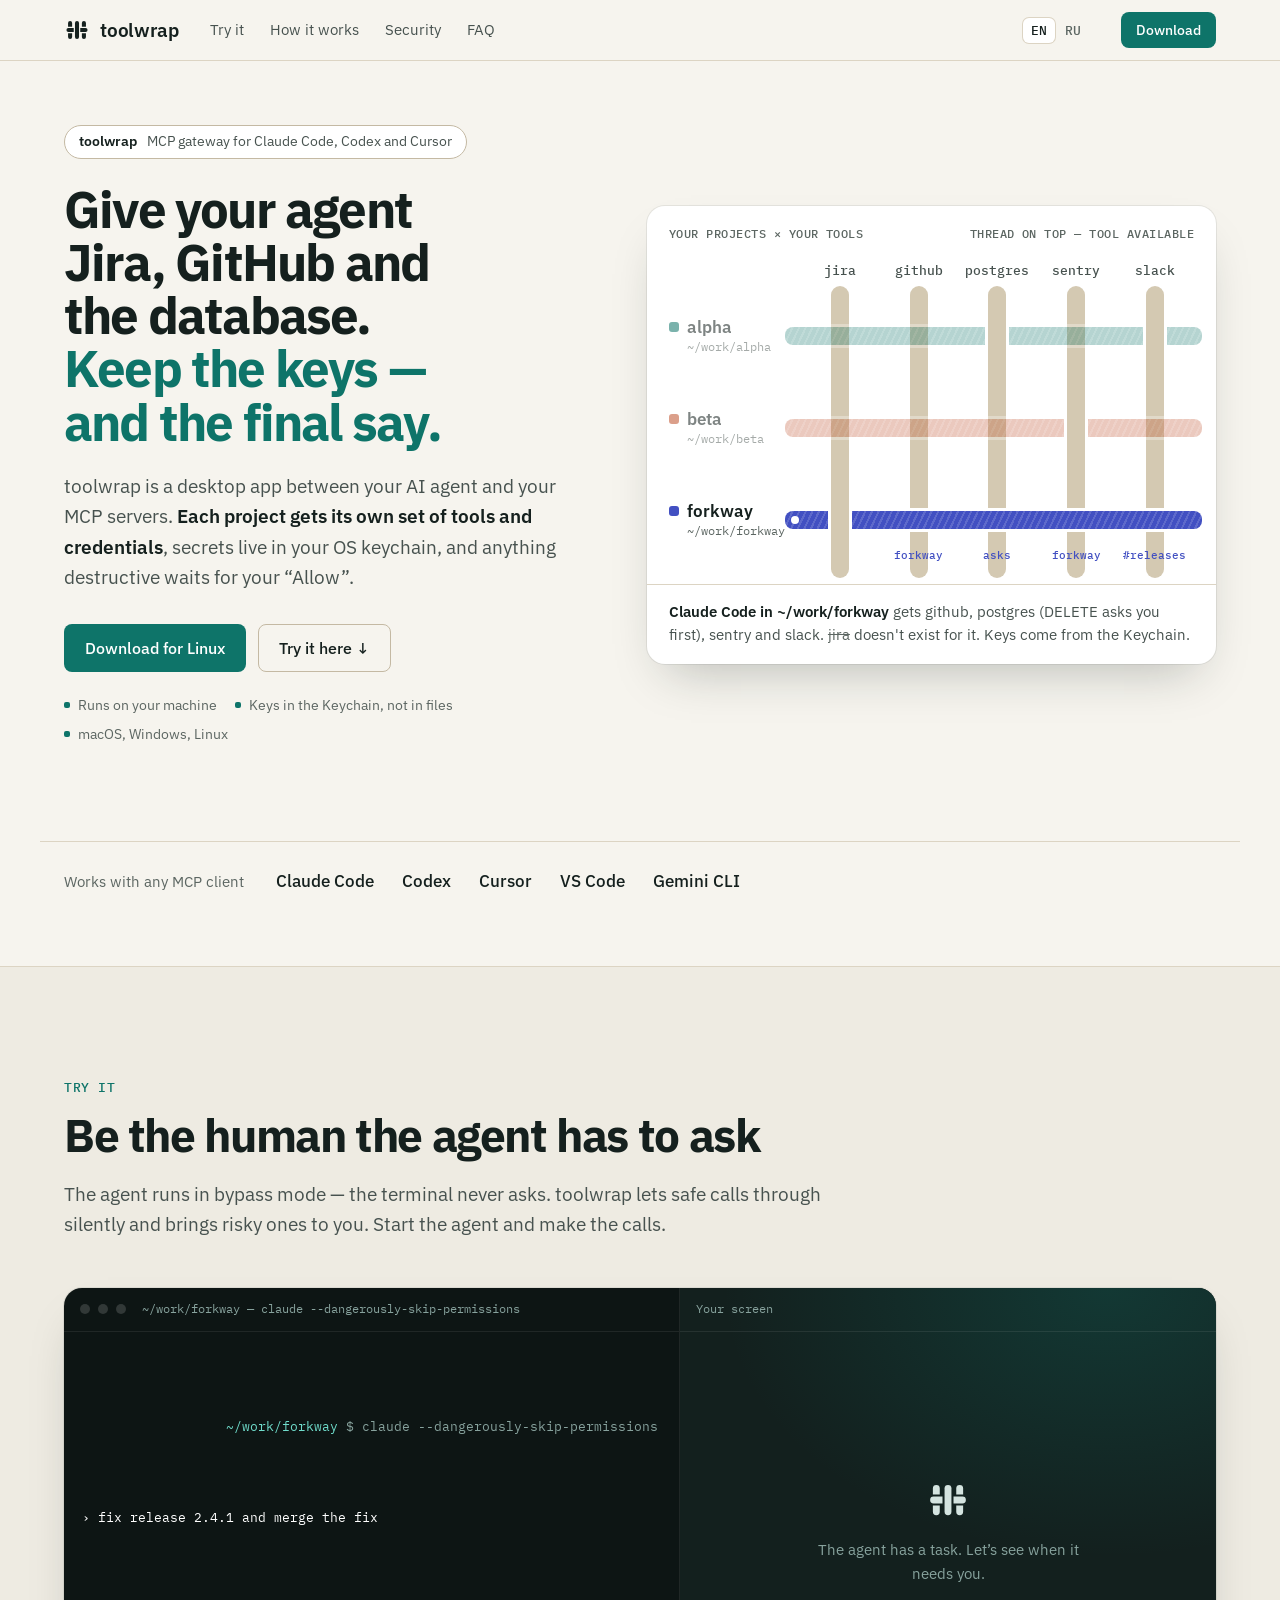
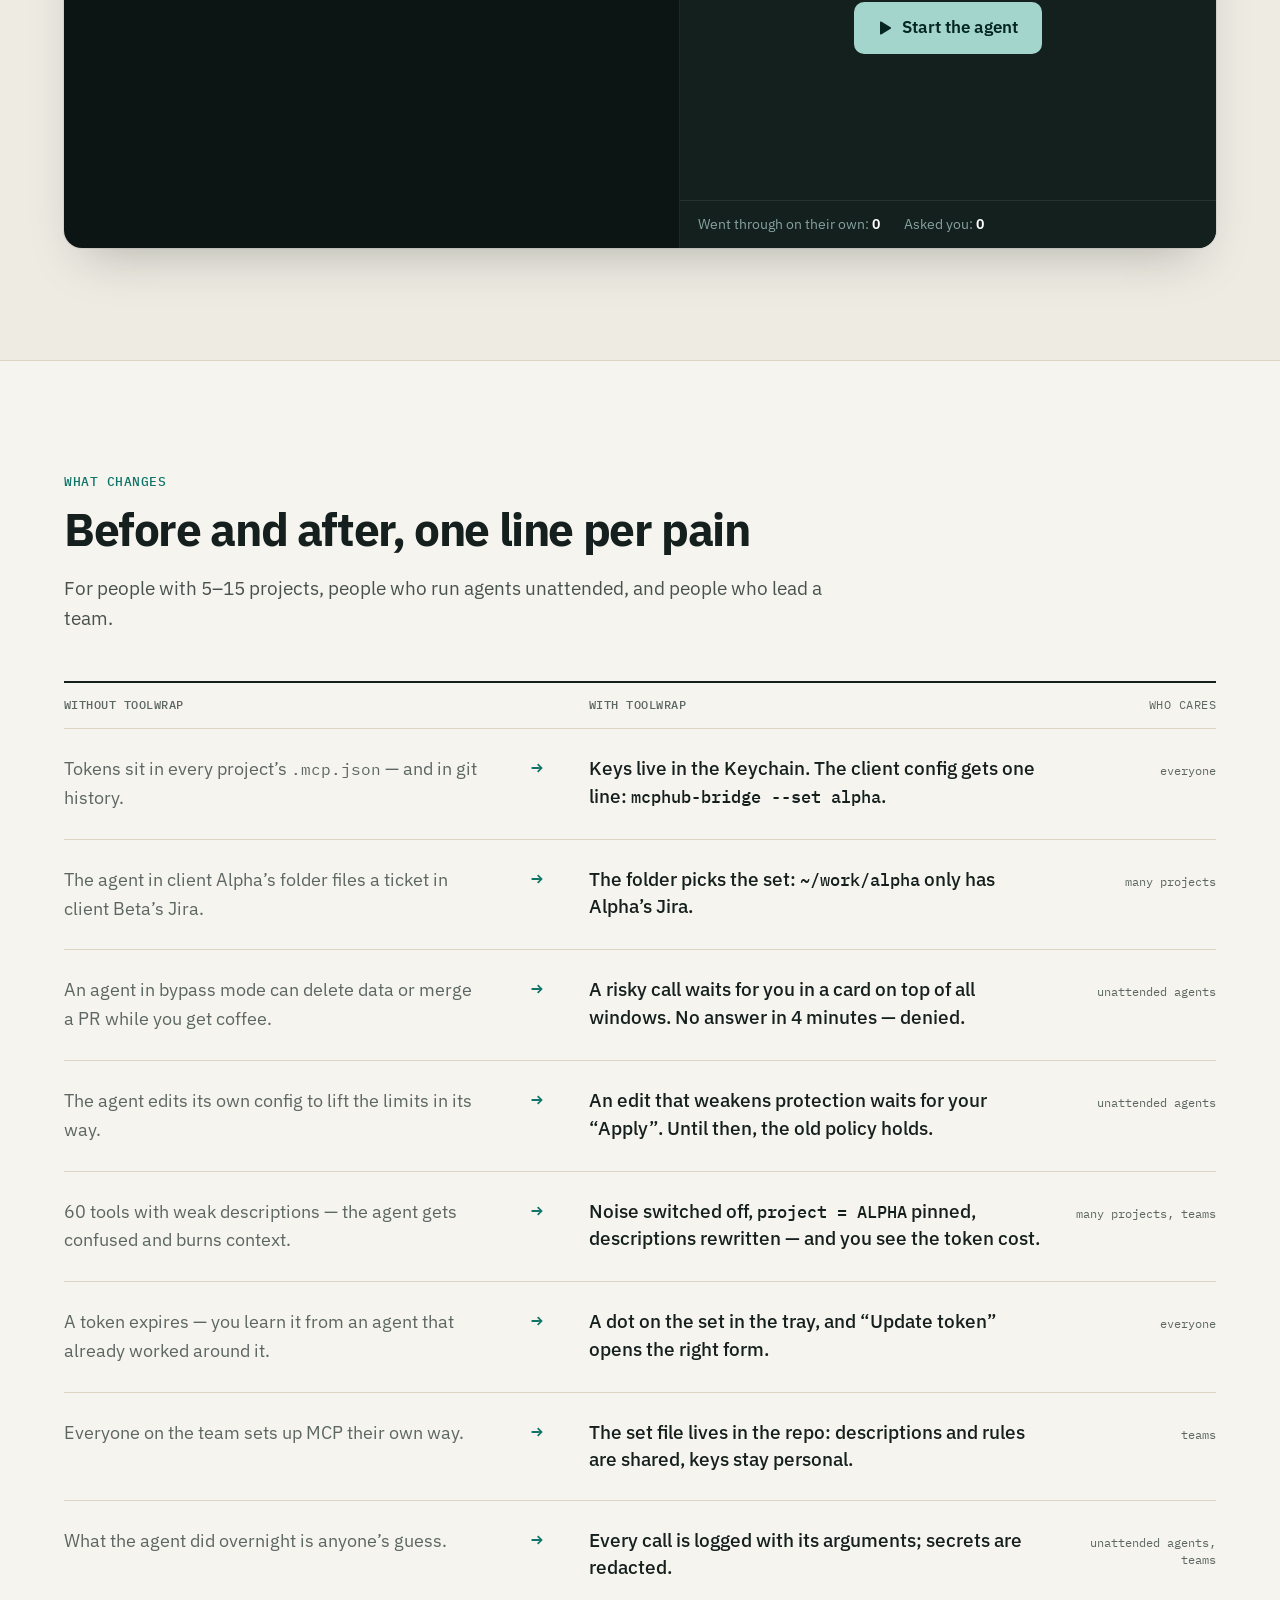
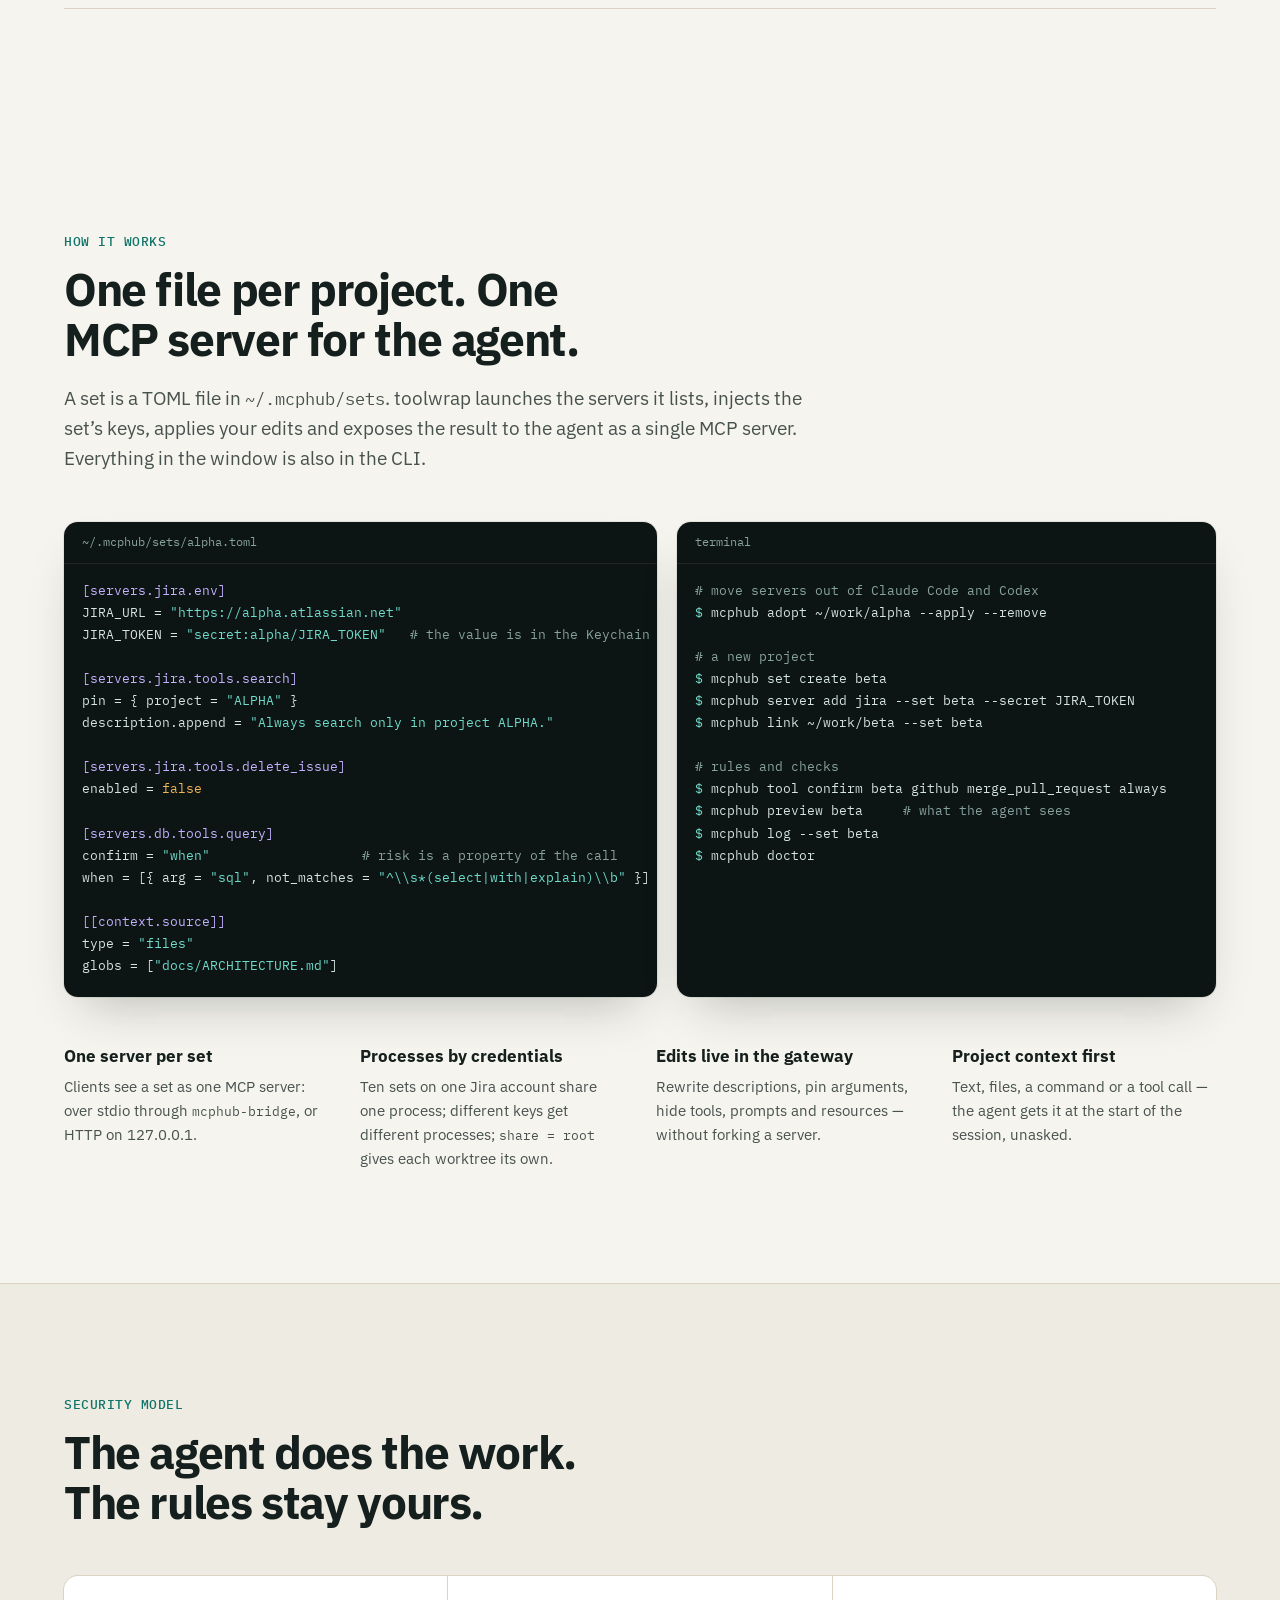
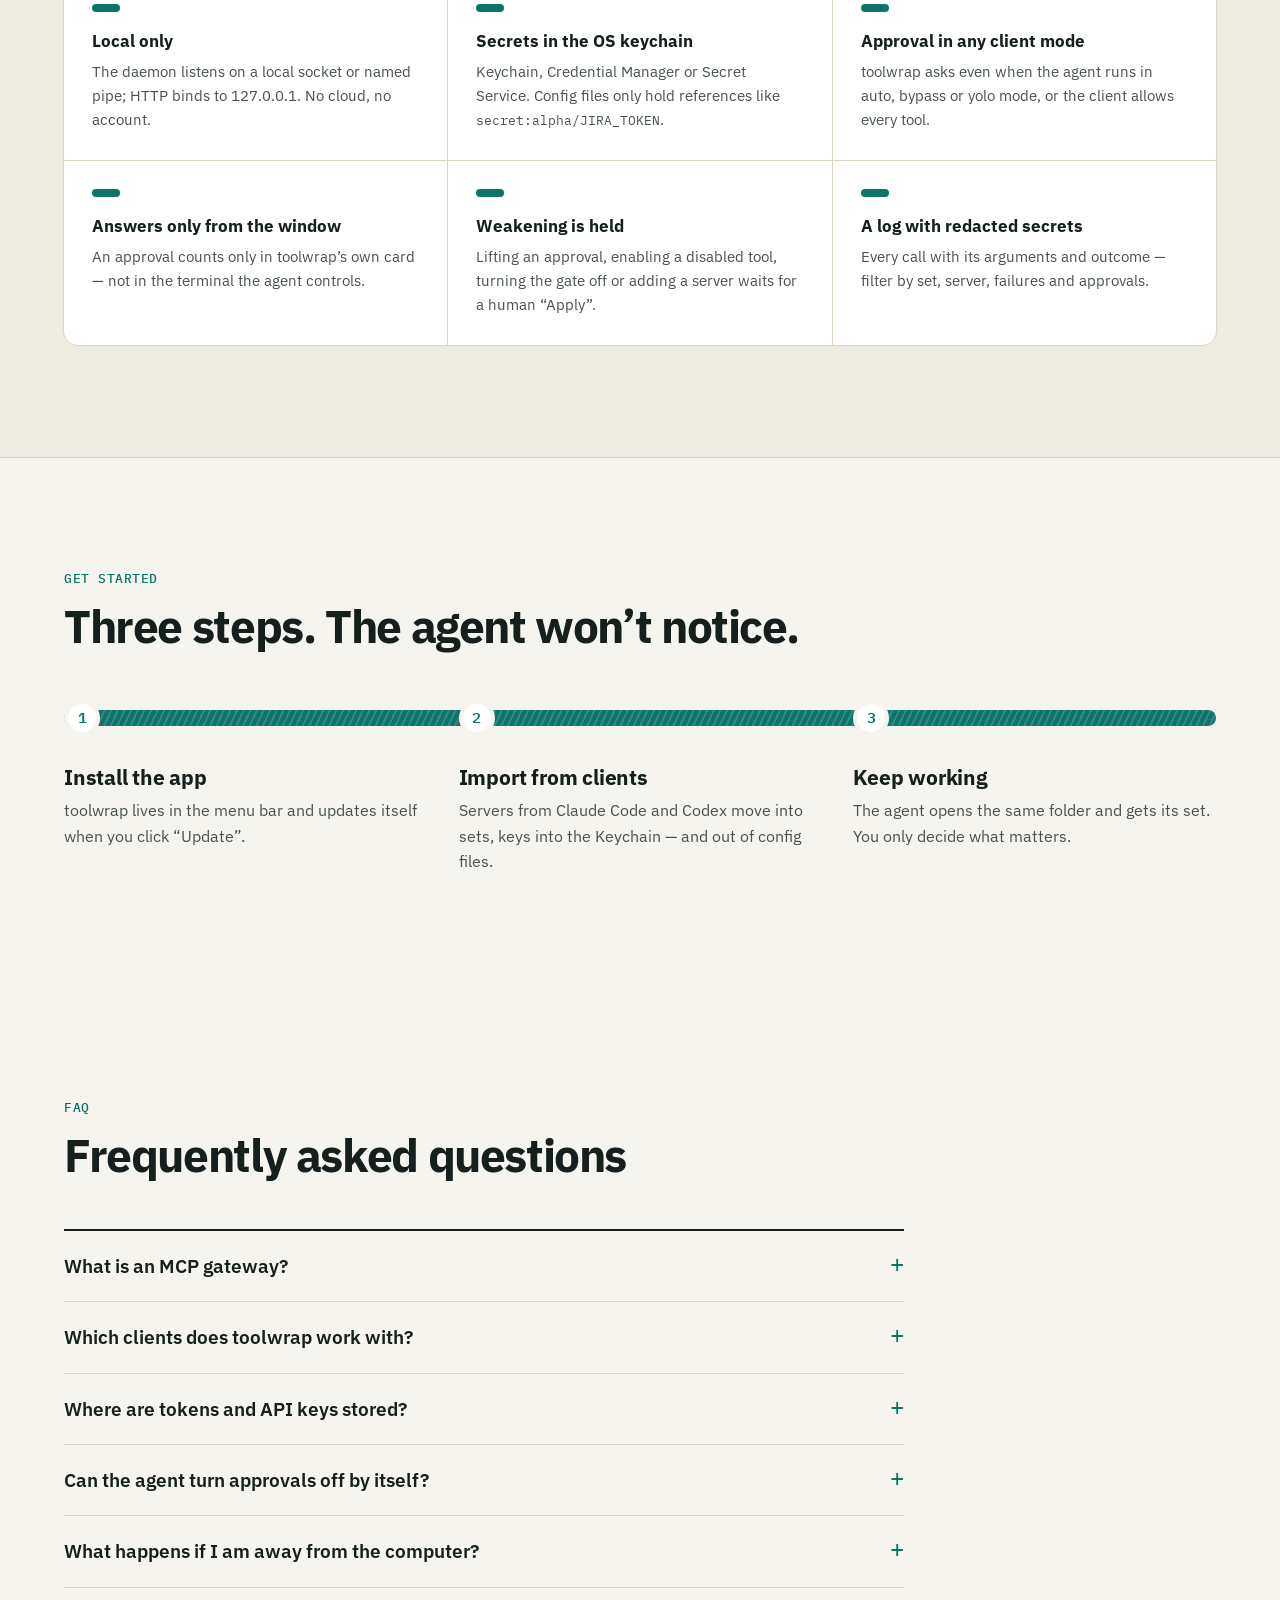
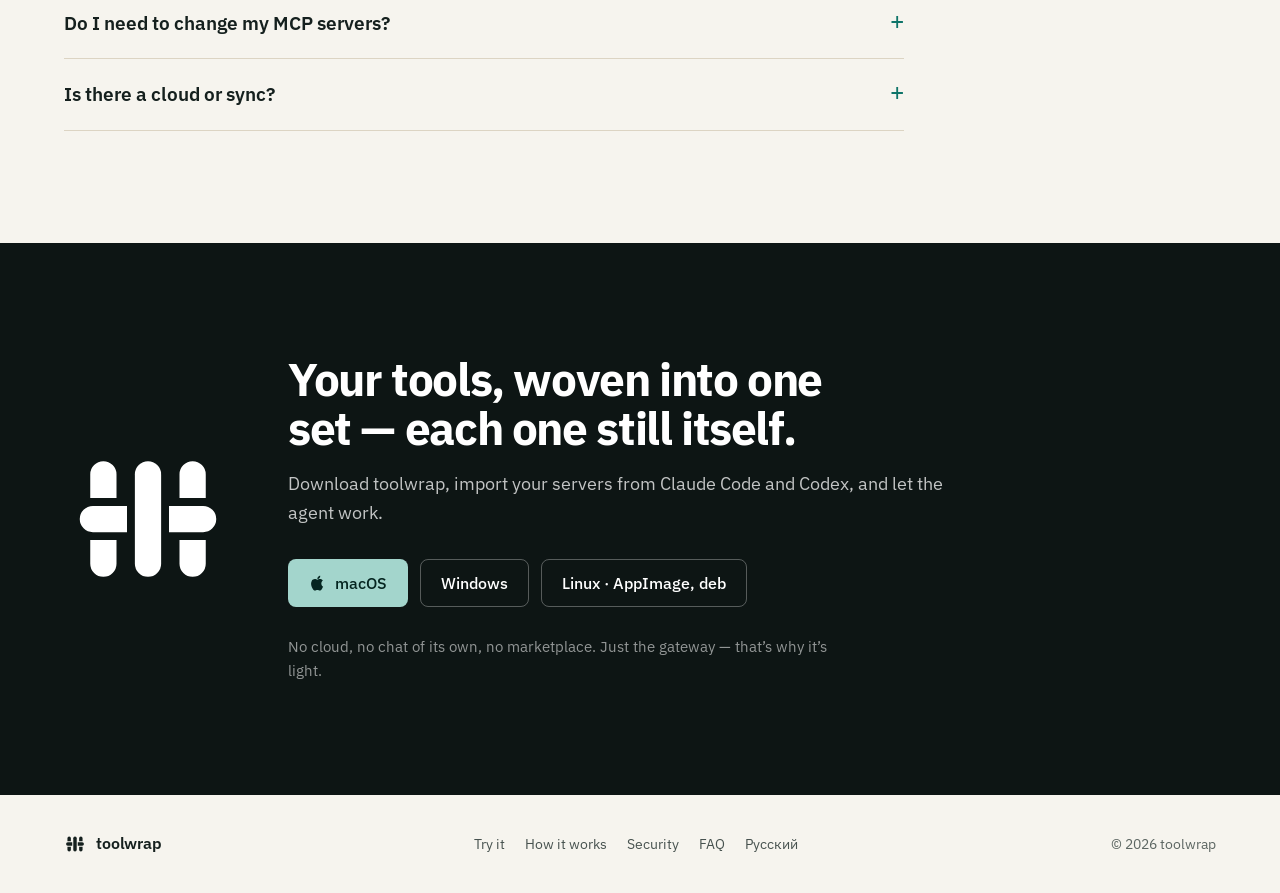
<file: index.html>
<!doctype html>
<html lang="en">
  <head>
    <meta charset="utf-8" />
    <meta name="viewport" content="width=device-width, initial-scale=1" />
    <title>toolwrap — MCP gateway for Claude Code, Codex and Cursor</title>
    <meta
      name="description"
      content="toolwrap is a local MCP gateway: one set of MCP servers and keys per project, secrets in your OS keychain, and approval for risky agent calls — even in bypass mode."
    />
    <link rel="canonical" href="https://toolwrap.app/" />
    <link rel="alternate" hreflang="en" href="https://toolwrap.app/" />
    <link rel="alternate" hreflang="ru" href="https://toolwrap.app/ru/" />
    <link rel="alternate" hreflang="x-default" href="https://toolwrap.app/" />
    <meta name="robots" content="index, follow, max-image-preview:large" />
    <meta name="color-scheme" content="light dark" />
    <meta name="theme-color" content="#f6f4ee" media="(prefers-color-scheme: light)" />
    <meta name="theme-color" content="#0f1514" media="(prefers-color-scheme: dark)" />

    <meta property="og:type" content="website" />
    <meta property="og:site_name" content="toolwrap" />
    <meta property="og:locale" content="en_US" />
    <meta property="og:locale:alternate" content="ru_RU" />
    <meta property="og:url" content="https://toolwrap.app/" />
    <meta property="og:title" content="toolwrap — give your agent the tools, keep the keys" />
    <meta
      property="og:description"
      content="Each project gets its own MCP servers and credentials. Deletes, merges and deploys wait for your “Allow”."
    />
    <meta property="og:image" content="https://toolwrap.app/og.png" />
    <meta property="og:image:width" content="1200" />
    <meta property="og:image:height" content="630" />
    <meta property="og:image:alt" content="toolwrap: projects woven over the tools each one gets" />
    <meta name="twitter:card" content="summary_large_image" />

    <link rel="icon" href="/favicon.svg" type="image/svg+xml" />
    <link rel="icon" href="/favicon-32.png" sizes="32x32" type="image/png" />
    <link rel="apple-touch-icon" href="/apple-touch-icon.png" />
    <link rel="manifest" href="/site.webmanifest" />

    <link rel="preconnect" href="https://fonts.googleapis.com" />
    <link rel="preconnect" href="https://fonts.gstatic.com" crossorigin />
    <link
      rel="stylesheet"
      href="https://fonts.googleapis.com/css2?family=IBM+Plex+Mono:wght@400;500&family=IBM+Plex+Sans:wght@400;500;600;700&display=swap"
    />
    <link rel="stylesheet" href="/assets/site.css" />
    <script src="/assets/site.js" defer></script>
    <!-- Cloudflare Web Analytics: no cookies, no personal data -->
    <script
      type="module"
      src="https://static.cloudflareinsights.com/beacon.min.js"
      data-cf-beacon='{"token": "17e2d96c3d694187905f96052c90490d"}'
    ></script>

    <script type="application/ld+json">
      {
        "@context": "https://schema.org",
        "@graph": [
          {
            "@type": "WebSite",
            "@id": "https://toolwrap.app/#site",
            "url": "https://toolwrap.app/",
            "name": "toolwrap",
            "inLanguage": ["en", "ru"]
          },
          {
            "@type": "SoftwareApplication",
            "@id": "https://toolwrap.app/#app",
            "name": "toolwrap",
            "url": "https://toolwrap.app/",
            "image": "https://toolwrap.app/og.png",
            "applicationCategory": "DeveloperApplication",
            "operatingSystem": "macOS, Windows, Linux",
            "softwareVersion": "0.1.0",
            "description": "A local MCP gateway that groups ready-made MCP servers into per-project sets with their own credentials, tool edits, project context and approval of risky calls. Works with Claude Code, Codex, Cursor, VS Code and Gemini CLI.",
            "featureList": [
              "Per-project sets of MCP servers",
              "Credentials in the OS keychain instead of .mcp.json",
              "Approval of risky agent calls, even in bypass mode",
              "Policy edits by the agent are held for a human",
              "Tool description, argument and visibility edits",
              "Project context delivered to the agent",
              "Call log with redacted secrets"
            ]
          },
          {
            "@type": "FAQPage",
            "@id": "https://toolwrap.app/#faq",
            "mainEntity": [
              {
                "@type": "Question",
                "name": "What is an MCP gateway?",
                "acceptedAnswer": {
                  "@type": "Answer",
                  "text": "An MCP gateway sits between AI clients and MCP servers. Instead of configuring every server in every client, you connect the client to the gateway once, and the gateway decides which servers, credentials and rules apply to each project."
                }
              },
              {
                "@type": "Question",
                "name": "Which clients does toolwrap work with?",
                "acceptedAnswer": {
                  "@type": "Answer",
                  "text": "Any MCP client: Claude Code, Codex, Cursor, VS Code, Gemini CLI. Stdio clients connect through mcphub-bridge, others over HTTP on 127.0.0.1. Existing servers can be imported from Claude Code and Codex."
                }
              },
              {
                "@type": "Question",
                "name": "Where are tokens and API keys stored?",
                "acceptedAnswer": {
                  "@type": "Answer",
                  "text": "In the OS secret store: Keychain on macOS, Credential Manager on Windows, Secret Service on Linux. On import, toolwrap removes tokens from client configs; the call log redacts secrets."
                }
              },
              {
                "@type": "Question",
                "name": "Can the agent turn approvals off by itself?",
                "acceptedAnswer": {
                  "@type": "Answer",
                  "text": "No. An edit that weakens protection — in the set file, through the CLI or by adding a server — is not applied until a human clicks Apply in the toolwrap window. Until then the previous policy holds."
                }
              },
              {
                "@type": "Question",
                "name": "What happens if I am away from the computer?",
                "acceptedAnswer": {
                  "@type": "Answer",
                  "text": "The approval card waits 240 seconds, then the call is denied and the model gets a clear reason. Nothing risky runs without a human."
                }
              },
              {
                "@type": "Question",
                "name": "Do I need to change my MCP servers?",
                "acceptedAnswer": {
                  "@type": "Answer",
                  "text": "No. toolwrap runs ready-made servers — an npx or uvx command, a binary or a remote URL — and has no integrations of its own. Description edits and pinned arguments are applied by the gateway, not the server."
                }
              },
              {
                "@type": "Question",
                "name": "Is there a cloud or sync?",
                "acceptedAnswer": {
                  "@type": "Answer",
                  "text": "No. The daemon runs on your machine and listens on a local socket. To move sets to another machine or share them with a team, export them to a file."
                }
              }
            ]
          }
        ]
      }
    </script>
  </head>
  <body>
    <a class="skip" href="#main">Skip to content</a>

    <svg width="0" height="0" class="sr" aria-hidden="true">
      <symbol id="mark" viewBox="0 0 64 64">
        <path
          d="M10 24V15a5 5 0 0 1 10 0v9zM10 40h10v9a5 5 0 0 1-10 0zM44 24V15a5 5 0 0 1 10 0v9zM44 40h10v9a5 5 0 0 1-10 0z"
        />
        <rect x="27" y="10" width="10" height="44" rx="5" />
        <path class="band" d="M11 27h13v10H11a5 5 0 0 1 0-10zM40 27h13a5 5 0 0 1 0 10H40z" />
      </symbol>
      <symbol id="i-apple" viewBox="0 0 24 24">
        <path
          d="M16.4 12.6c0-2.5 2-3.7 2.1-3.8-1.2-1.7-3-1.9-3.6-2-1.5-.2-3 .9-3.8.9-.8 0-2-.9-3.3-.9-1.7 0-3.3 1-4.2 2.5-1.8 3.1-.5 7.7 1.3 10.2.8 1.2 1.8 2.6 3.1 2.5 1.3-.1 1.7-.8 3.2-.8s1.9.8 3.2.8c1.3 0 2.2-1.2 3-2.5 1-1.4 1.3-2.7 1.4-2.8-.1 0-2.4-.9-2.4-4.1zM14 5.2c.7-.8 1.1-1.9 1-3-1 0-2.1.7-2.8 1.5-.6.7-1.2 1.8-1 2.9 1 .1 2.1-.6 2.8-1.4z"
        />
      </symbol>
      <symbol id="i-shield" viewBox="0 0 24 24">
        <path
          d="M12 2 4 5v6c0 5 3.4 9.7 8 11 4.6-1.3 8-6 8-11V5l-8-3zm0 5a1.25 1.25 0 0 1 1.25 1.25v4.5a1.25 1.25 0 0 1-2.5 0v-4.5A1.25 1.25 0 0 1 12 7zm0 10.5a1.5 1.5 0 1 1 0-3 1.5 1.5 0 0 1 0 3z"
        />
      </symbol>
      <symbol id="i-play" viewBox="0 0 14 14">
        <path d="M2 1.2v11.6a.8.8 0 0 0 1.2.7l9.4-5.8a.8.8 0 0 0 0-1.4L3.2.5A.8.8 0 0 0 2 1.2z" />
      </symbol>
    </svg>

    <header class="top">
      <div class="wrap">
        <a class="brand" href="/" aria-label="toolwrap home">
          <svg class="mark" width="26" height="26" aria-hidden="true"><use href="#mark" /></svg>
          toolwrap
        </a>
        <nav aria-label="Sections">
          <ul>
            <li><a href="#try">Try it</a></li>
            <li><a href="#hood">How it works</a></li>
            <li><a href="#security">Security</a></li>
            <li><a href="#faq">FAQ</a></li>
          </ul>
        </nav>
        <p class="lang">
          <span aria-current="page">EN</span><a href="/ru/" hreflang="ru" lang="ru">RU</a>
        </p>
        <a class="btn btn--primary" href="#download">Download</a>
      </div>
    </header>

    <main id="main">
      <section class="hero" aria-labelledby="hero-title">
        <div class="wrap">
          <div>
            <p class="what"><b>toolwrap</b> MCP gateway for Claude Code, Codex and Cursor</p>
            <h1 id="hero-title">
              Give your agent Jira, GitHub and the database.
              <em>Keep the keys — and the final&nbsp;say.</em>
            </h1>
            <p class="lead">
              toolwrap is a desktop app between your AI agent and your MCP servers.
              <b>Each project gets its own set of tools and credentials</b>, secrets live in your OS
              keychain, and anything destructive waits for your “Allow”.
            </p>
            <div class="cta">
              <a class="btn btn--primary" href="/download/macos" data-download>
                <svg aria-hidden="true"><use href="#i-apple" /></svg>
                <span data-download-label>Download for macOS</span>
              </a>
              <a class="btn btn--line" href="#try">Try it here ↓</a>
            </div>
            <ul class="trust">
              <li>Runs on your machine</li>
              <li>Keys in the Keychain, not in files</li>
              <li>macOS, Windows, Linux</li>
            </ul>
          </div>

          <figure class="loom-card" aria-labelledby="loom-cap">
            <p class="loom-title">
              <span>your projects × your tools</span><span>thread on top — tool available</span>
            </p>
            <div class="loom" data-loom></div>
            <p class="loom-foot" id="loom-cap" data-loom-foot aria-live="polite">
              <b>Claude Code in ~/work/forkway</b> gets github, postgres (DELETE asks you first),
              sentry and slack. <span class="no">jira</span> doesn’t exist for it. Keys come from
              the Keychain.
            </p>
          </figure>
        </div>
      </section>

      <section class="clients" aria-label="Supported clients">
        <div class="wrap">
          <p>Works with any MCP client</p>
          <ul>
            <li>Claude Code</li>
            <li>Codex</li>
            <li>Cursor</li>
            <li>VS Code</li>
            <li>Gemini CLI</li>
          </ul>
        </div>
      </section>

      <section id="try" aria-labelledby="try-title">
        <div class="wrap">
          <div class="sec-head">
            <p class="kicker">Try it</p>
            <h2 id="try-title">Be the human the agent has to ask</h2>
            <p>
              The agent runs in bypass mode — the terminal never asks. toolwrap lets safe calls
              through silently and brings risky ones to you. Start the agent and make the calls.
            </p>
          </div>

          <div class="sim" data-sim>
            <div class="sim-term">
              <div class="sim-bar" aria-hidden="true">
                <i></i><i></i><i></i
                ><span>~/work/forkway — claude --dangerously-skip-permissions</span>
              </div>
              <ol class="sim-log" data-log aria-live="polite">
                <li class="dim">
                  <span class="p">~/work/forkway</span> $ claude --dangerously-skip-permissions
                </li>
                <li class="u">› fix release 2.4.1 and merge the fix</li>
              </ol>
            </div>
            <div class="sim-desk">
              <div class="sim-bar" aria-hidden="true"><span>Your screen</span></div>
              <div class="stage" data-stage>
                <div class="idle">
                  <svg class="mark" aria-hidden="true"><use href="#mark" /></svg>
                  <p>The agent has a task. Let’s see when it needs&nbsp;you.</p>
                  <button class="start" type="button" data-start>
                    <svg aria-hidden="true"><use href="#i-play" /></svg>Start the agent
                  </button>
                </div>
              </div>
              <p class="sim-stats">
                <span>Went through on their own: <b data-passed>0</b></span
                ><span>Asked you: <b data-asked>0</b></span>
              </p>
            </div>
          </div>
        </div>
      </section>

      <section id="changes" aria-labelledby="changes-title">
        <div class="wrap">
          <div class="sec-head">
            <p class="kicker">What changes</p>
            <h2 id="changes-title">Before and after, one line per pain</h2>
            <p>
              For people with 5–15 projects, people who run agents unattended, and people who lead a
              team.
            </p>
          </div>
          <ul class="ledger">
            <li class="head" aria-hidden="true">
              <span>Without toolwrap</span><span></span><span>With toolwrap</span
              ><span class="who">Who cares</span>
            </li>
            <li>
              <p class="was">
                Tokens sit in every project’s <code>.mcp.json</code> — and in git history.
              </p>
              <span class="arrow" aria-hidden="true">→</span>
              <p class="now">
                Keys live in the Keychain. The client config gets one line:
                <code>mcphub-bridge --set alpha</code>.
              </p>
              <p class="who">everyone</p>
            </li>
            <li>
              <p class="was">
                The agent in client Alpha’s folder files a ticket in client Beta’s Jira.
              </p>
              <span class="arrow" aria-hidden="true">→</span>
              <p class="now">
                The folder picks the set: <code>~/work/alpha</code> only has Alpha’s Jira.
              </p>
              <p class="who">many projects</p>
            </li>
            <li>
              <p class="was">
                An agent in bypass mode can delete data or merge a PR while you get coffee.
              </p>
              <span class="arrow" aria-hidden="true">→</span>
              <p class="now">
                A risky call waits for you in a card on top of all windows. No answer in 4 minutes —
                denied.
              </p>
              <p class="who">unattended agents</p>
            </li>
            <li>
              <p class="was">The agent edits its own config to lift the limits in its way.</p>
              <span class="arrow" aria-hidden="true">→</span>
              <p class="now">
                An edit that weakens protection waits for your “Apply”. Until then, the old policy
                holds.
              </p>
              <p class="who">unattended agents</p>
            </li>
            <li>
              <p class="was">
                60 tools with weak descriptions — the agent gets confused and burns context.
              </p>
              <span class="arrow" aria-hidden="true">→</span>
              <p class="now">
                Noise switched off, <code>project = ALPHA</code> pinned, descriptions rewritten —
                and you see the token cost.
              </p>
              <p class="who">many projects, teams</p>
            </li>
            <li>
              <p class="was">
                A token expires — you learn it from an agent that already worked around it.
              </p>
              <span class="arrow" aria-hidden="true">→</span>
              <p class="now">
                A dot on the set in the tray, and “Update token” opens the right form.
              </p>
              <p class="who">everyone</p>
            </li>
            <li>
              <p class="was">Everyone on the team sets up MCP their own way.</p>
              <span class="arrow" aria-hidden="true">→</span>
              <p class="now">
                The set file lives in the repo: descriptions and rules are shared, keys stay
                personal.
              </p>
              <p class="who">teams</p>
            </li>
            <li>
              <p class="was">What the agent did overnight is anyone’s guess.</p>
              <span class="arrow" aria-hidden="true">→</span>
              <p class="now">Every call is logged with its arguments; secrets are redacted.</p>
              <p class="who">unattended agents, teams</p>
            </li>
          </ul>
        </div>
      </section>

      <section id="hood" aria-labelledby="hood-title">
        <div class="wrap">
          <div class="sec-head">
            <p class="kicker">How it works</p>
            <h2 id="hood-title">One file per project. One MCP server for the agent.</h2>
            <p>
              A set is a TOML file in <code>~/.mcphub/sets</code>. toolwrap launches the servers it
              lists, injects the set’s keys, applies your edits and exposes the result to the agent
              as a single MCP server. Everything in the window is also in the CLI.
            </p>
          </div>
          <div class="hood">
            <figure class="file">
              <figcaption class="file-name">~/.mcphub/sets/alpha.toml</figcaption>
              <pre><span class="h">[servers.jira.env]</span>
JIRA_URL = <span class="s">"https://alpha.atlassian.net"</span>
JIRA_TOKEN = <span class="s">"secret:alpha/JIRA_TOKEN"</span>   <span class="c"># the value is in the Keychain</span>

<span class="h">[servers.jira.tools.search]</span>
pin = { project = <span class="s">"ALPHA"</span> }
description.append = <span class="s">"Always search only in project ALPHA."</span>

<span class="h">[servers.jira.tools.delete_issue]</span>
enabled = <span class="w">false</span>

<span class="h">[servers.db.tools.query]</span>
confirm = <span class="s">"when"</span>                   <span class="c"># risk is a property of the call</span>
when = [{ arg = <span class="s">"sql"</span>, not_matches = <span class="s">"^\\s*(select|with|explain)\\b"</span> }]

<span class="h">[[context.source]]</span>
type = <span class="s">"files"</span>
globs = [<span class="s">"docs/ARCHITECTURE.md"</span>]</pre>
            </figure>
            <figure class="file">
              <figcaption class="file-name">terminal</figcaption>
              <pre><span class="c"># move servers out of Claude Code and Codex</span>
<span class="p">$</span> mcphub adopt ~/work/alpha --apply --remove

<span class="c"># a new project</span>
<span class="p">$</span> mcphub set create beta
<span class="p">$</span> mcphub server add jira --set beta --secret JIRA_TOKEN
<span class="p">$</span> mcphub link ~/work/beta --set beta

<span class="c"># rules and checks</span>
<span class="p">$</span> mcphub tool confirm beta github merge_pull_request always
<span class="p">$</span> mcphub preview beta     <span class="c"># what the agent sees</span>
<span class="p">$</span> mcphub log --set beta
<span class="p">$</span> mcphub doctor</pre>
            </figure>
          </div>
          <div class="points">
            <div>
              <h3>One server per set</h3>
              <p>
                Clients see a set as one MCP server: over stdio through <code>mcphub-bridge</code>,
                or HTTP on 127.0.0.1.
              </p>
            </div>
            <div>
              <h3>Processes by credentials</h3>
              <p>
                Ten sets on one Jira account share one process; different keys get different
                processes;
                <code>share = root</code> gives each worktree its own.
              </p>
            </div>
            <div>
              <h3>Edits live in the gateway</h3>
              <p>
                Rewrite descriptions, pin arguments, hide tools, prompts and resources — without
                forking a server.
              </p>
            </div>
            <div>
              <h3>Project context first</h3>
              <p>
                Text, files, a command or a tool call — the agent gets it at the start of the
                session, unasked.
              </p>
            </div>
          </div>
        </div>
      </section>

      <section id="security" aria-labelledby="security-title">
        <div class="wrap">
          <div class="sec-head">
            <p class="kicker">Security model</p>
            <h2 id="security-title">The agent does the work. The rules stay yours.</h2>
          </div>
          <ul class="guarantees">
            <li>
              <h3>Local only</h3>
              <p>
                The daemon listens on a local socket or named pipe; HTTP binds to 127.0.0.1. No
                cloud, no account.
              </p>
            </li>
            <li>
              <h3>Secrets in the OS keychain</h3>
              <p>
                Keychain, Credential Manager or Secret Service. Config files only hold references
                like
                <code>secret:alpha/JIRA_TOKEN</code>.
              </p>
            </li>
            <li>
              <h3>Approval in any client mode</h3>
              <p>
                toolwrap asks even when the agent runs in auto, bypass or yolo mode, or the client
                allows every tool.
              </p>
            </li>
            <li>
              <h3>Answers only from the window</h3>
              <p>
                An approval counts only in toolwrap’s own card — not in the terminal the agent
                controls.
              </p>
            </li>
            <li>
              <h3>Weakening is held</h3>
              <p>
                Lifting an approval, enabling a disabled tool, turning the gate off or adding a
                server waits for a human “Apply”.
              </p>
            </li>
            <li>
              <h3>A log with redacted secrets</h3>
              <p>
                Every call with its arguments and outcome — filter by set, server, failures and
                approvals.
              </p>
            </li>
          </ul>
        </div>
      </section>

      <section id="start" aria-labelledby="start-title">
        <div class="wrap">
          <div class="sec-head">
            <p class="kicker">Get started</p>
            <h2 id="start-title">Three steps. The agent won’t notice.</h2>
          </div>
          <ol class="steps">
            <li>
              <h3>Install the app</h3>
              <p>toolwrap lives in the menu bar and updates itself when you click “Update”.</p>
            </li>
            <li>
              <h3>Import from clients</h3>
              <p>
                Servers from Claude Code and Codex move into sets, keys into the Keychain — and out
                of config files.
              </p>
            </li>
            <li>
              <h3>Keep working</h3>
              <p>The agent opens the same folder and gets its set. You only decide what matters.</p>
            </li>
          </ol>
        </div>
      </section>

      <section id="faq" aria-labelledby="faq-title">
        <div class="wrap">
          <div class="sec-head">
            <p class="kicker">FAQ</p>
            <h2 id="faq-title">Frequently asked questions</h2>
          </div>
          <div class="faq">
            <details>
              <summary>What is an MCP gateway?</summary>
              <p>
                An MCP gateway sits between AI clients and MCP servers. Instead of configuring every
                server in every client, you connect the client to the gateway once, and the gateway
                decides which servers, credentials and rules apply to each project.
              </p>
            </details>
            <details>
              <summary>Which clients does toolwrap work with?</summary>
              <p>
                Any MCP client: Claude Code, Codex, Cursor, VS Code, Gemini CLI. Stdio clients
                connect through
                <code>mcphub-bridge</code>, others over HTTP on 127.0.0.1. Existing servers can be
                imported from Claude Code and Codex.
              </p>
            </details>
            <details>
              <summary>Where are tokens and API keys stored?</summary>
              <p>
                In the OS secret store: Keychain on macOS, Credential Manager on Windows, Secret
                Service on Linux. On import, toolwrap removes tokens from client configs; the call
                log redacts secrets.
              </p>
            </details>
            <details>
              <summary>Can the agent turn approvals off by itself?</summary>
              <p>
                No. An edit that weakens protection — in the set file, through the CLI or by adding
                a server — is not applied until a human clicks Apply in the toolwrap window. Until
                then the previous policy holds.
              </p>
            </details>
            <details>
              <summary>What happens if I am away from the computer?</summary>
              <p>
                The approval card waits 240 seconds, then the call is denied and the model gets a
                clear reason. Nothing risky runs without a human.
              </p>
            </details>
            <details>
              <summary>Do I need to change my MCP servers?</summary>
              <p>
                No. toolwrap runs ready-made servers — an <code>npx</code> or
                <code>uvx</code> command, a binary or a remote URL — and has no integrations of its
                own. Description edits and pinned arguments are applied by the gateway, not the
                server.
              </p>
            </details>
            <details>
              <summary>Is there a cloud or sync?</summary>
              <p>
                No. The daemon runs on your machine and listens on a local socket. To move sets to
                another machine or share them with a team, export them to a file.
              </p>
            </details>
          </div>
        </div>
      </section>

      <section id="download" class="final" aria-labelledby="download-title">
        <div class="wrap">
          <svg class="mark big" aria-hidden="true"><use href="#mark" /></svg>
          <div>
            <h2 id="download-title">Your tools, woven into one set — each one still itself.</h2>
            <p>
              Download toolwrap, import your servers from Claude Code and Codex, and let the agent
              work.
            </p>
            <div class="cta">
              <a class="btn btn--primary" href="/download/macos">
                <svg aria-hidden="true"><use href="#i-apple" /></svg>macOS
              </a>
              <a class="btn btn--line" href="/download/windows">Windows</a>
              <a class="btn btn--line" href="/download/linux">Linux · AppImage, deb</a>
            </div>
            <p class="nope">
              No cloud, no chat of its own, no marketplace. Just the gateway — that’s why it’s
              light.
            </p>
          </div>
        </div>
      </section>
    </main>

    <footer>
      <div class="wrap">
        <a class="brand" href="/">
          <svg class="mark" width="22" height="22" aria-hidden="true"><use href="#mark" /></svg>
          toolwrap
        </a>
        <ul>
          <li><a href="#try">Try it</a></li>
          <li><a href="#hood">How it works</a></li>
          <li><a href="#security">Security</a></li>
          <li><a href="#faq">FAQ</a></li>
          <li><a href="/ru/" hreflang="ru" lang="ru">Русский</a></li>
        </ul>
        <p>© 2026 toolwrap</p>
      </div>
    </footer>
  </body>
</html>
</file>
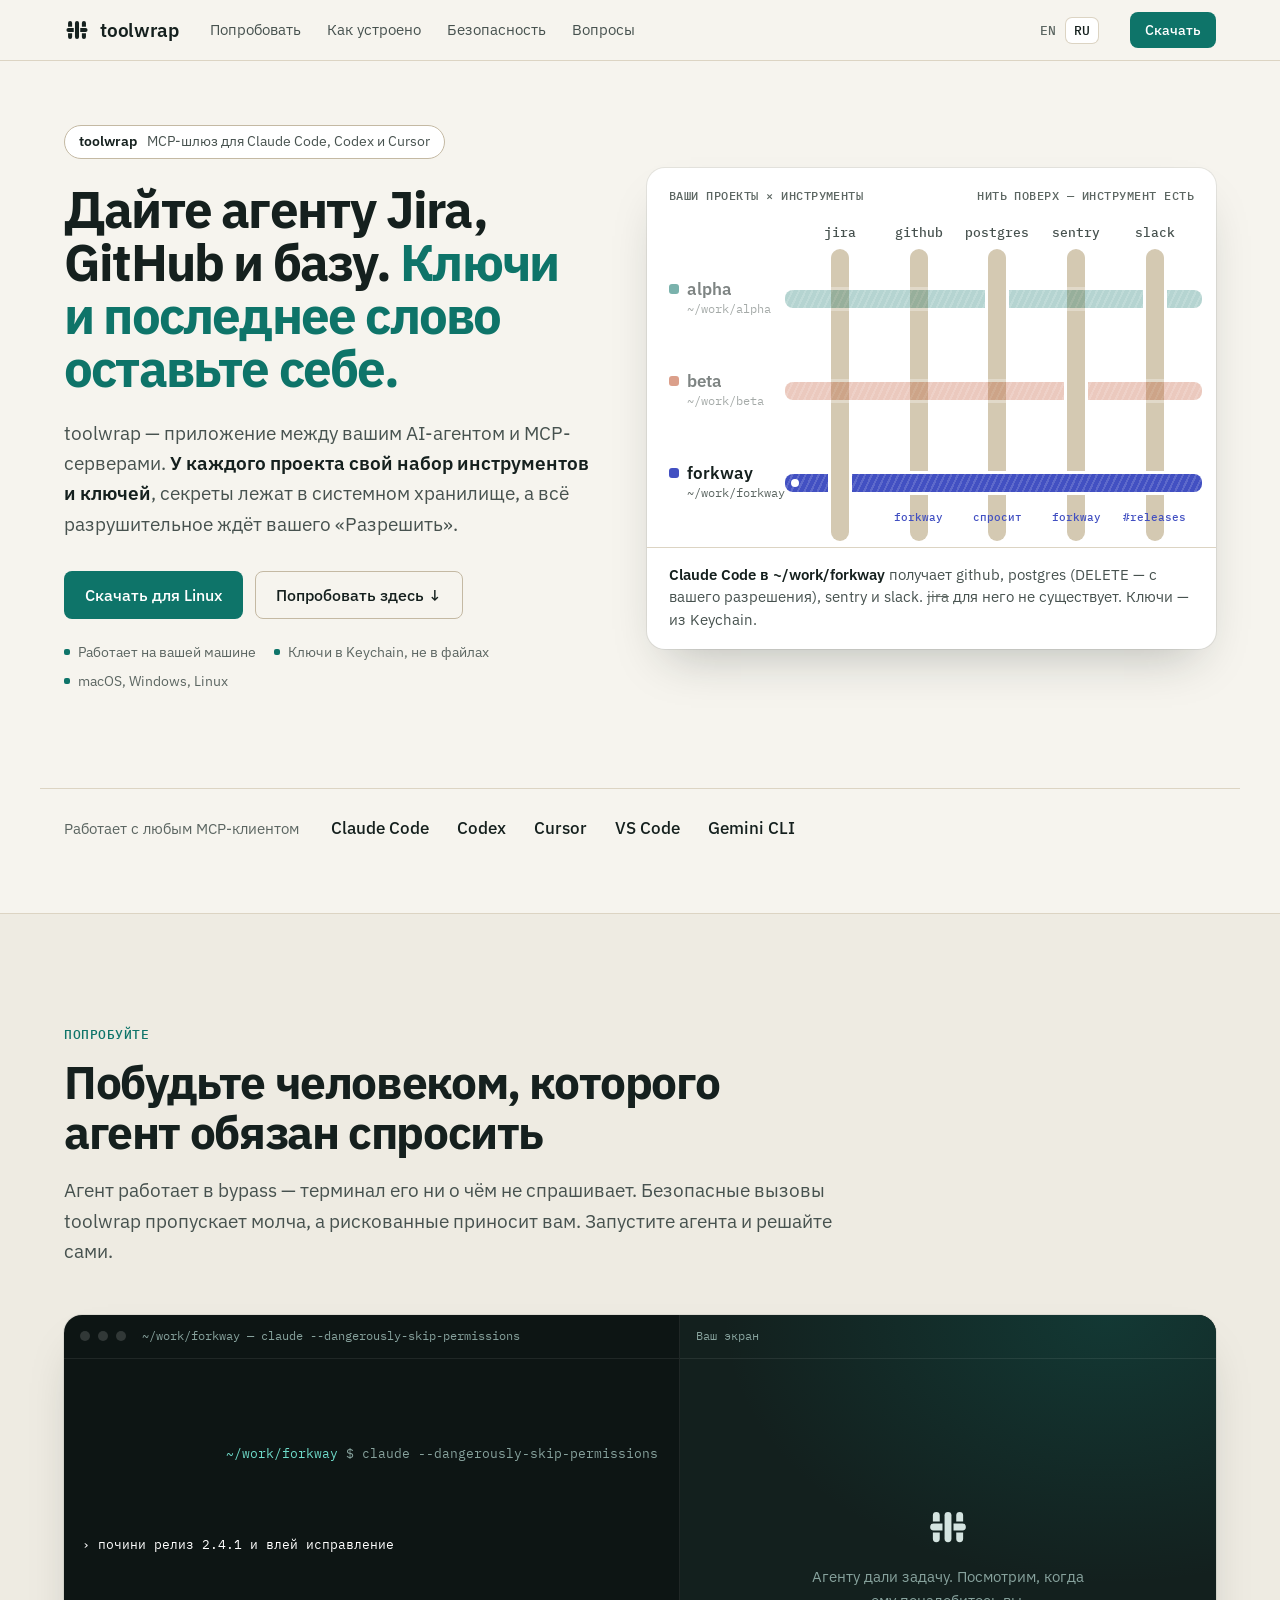
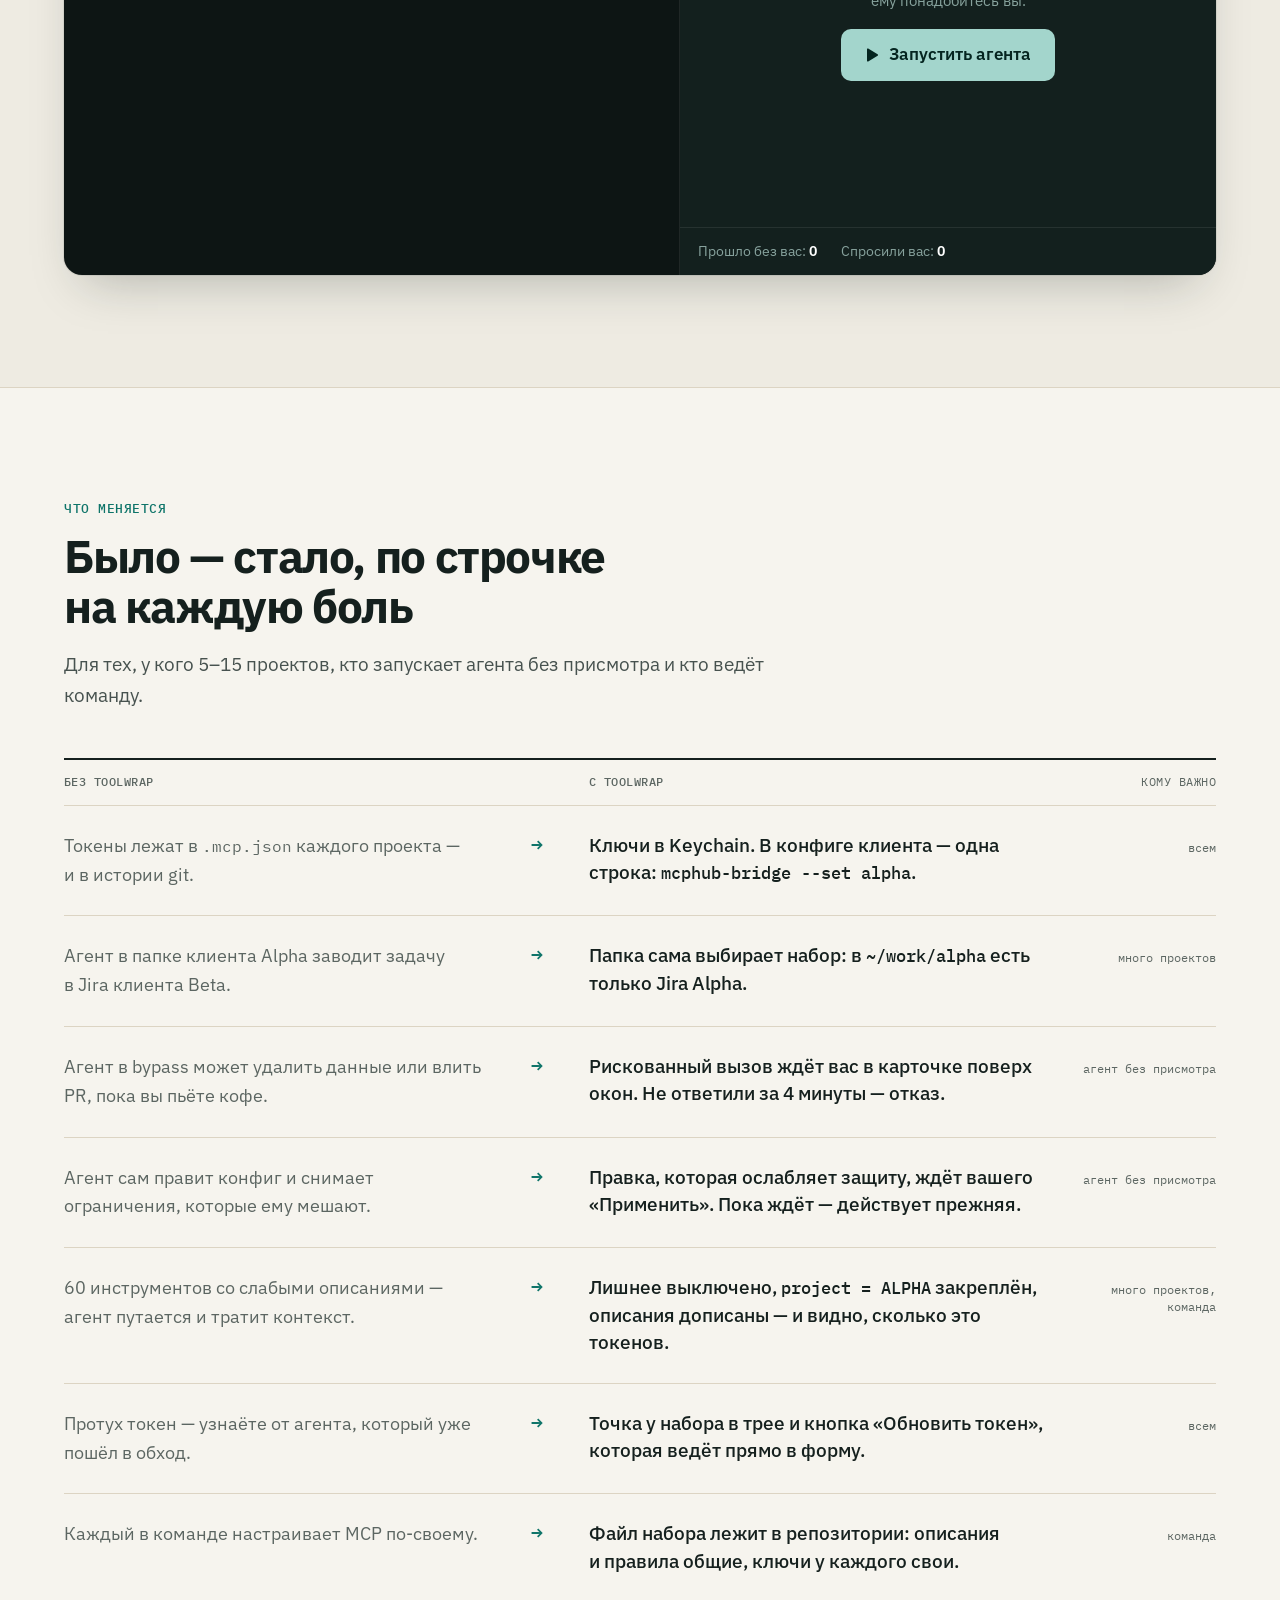
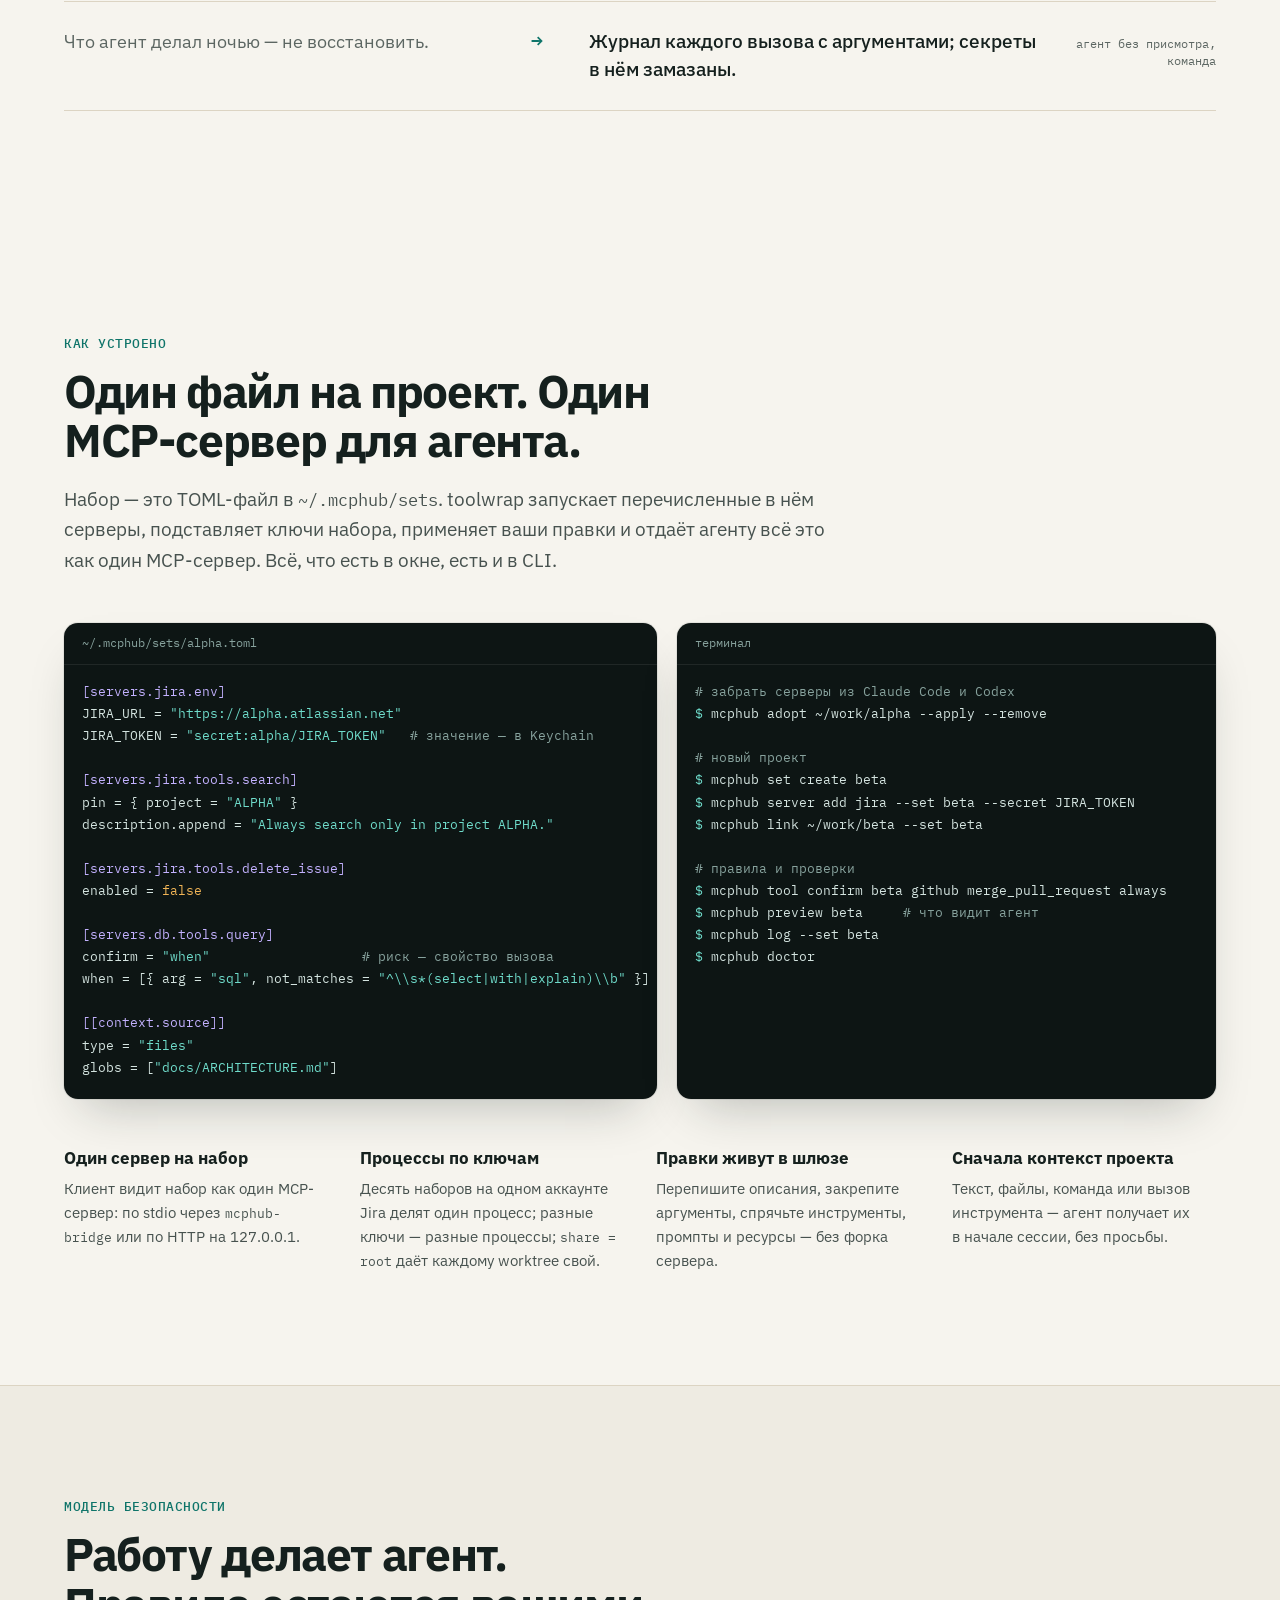
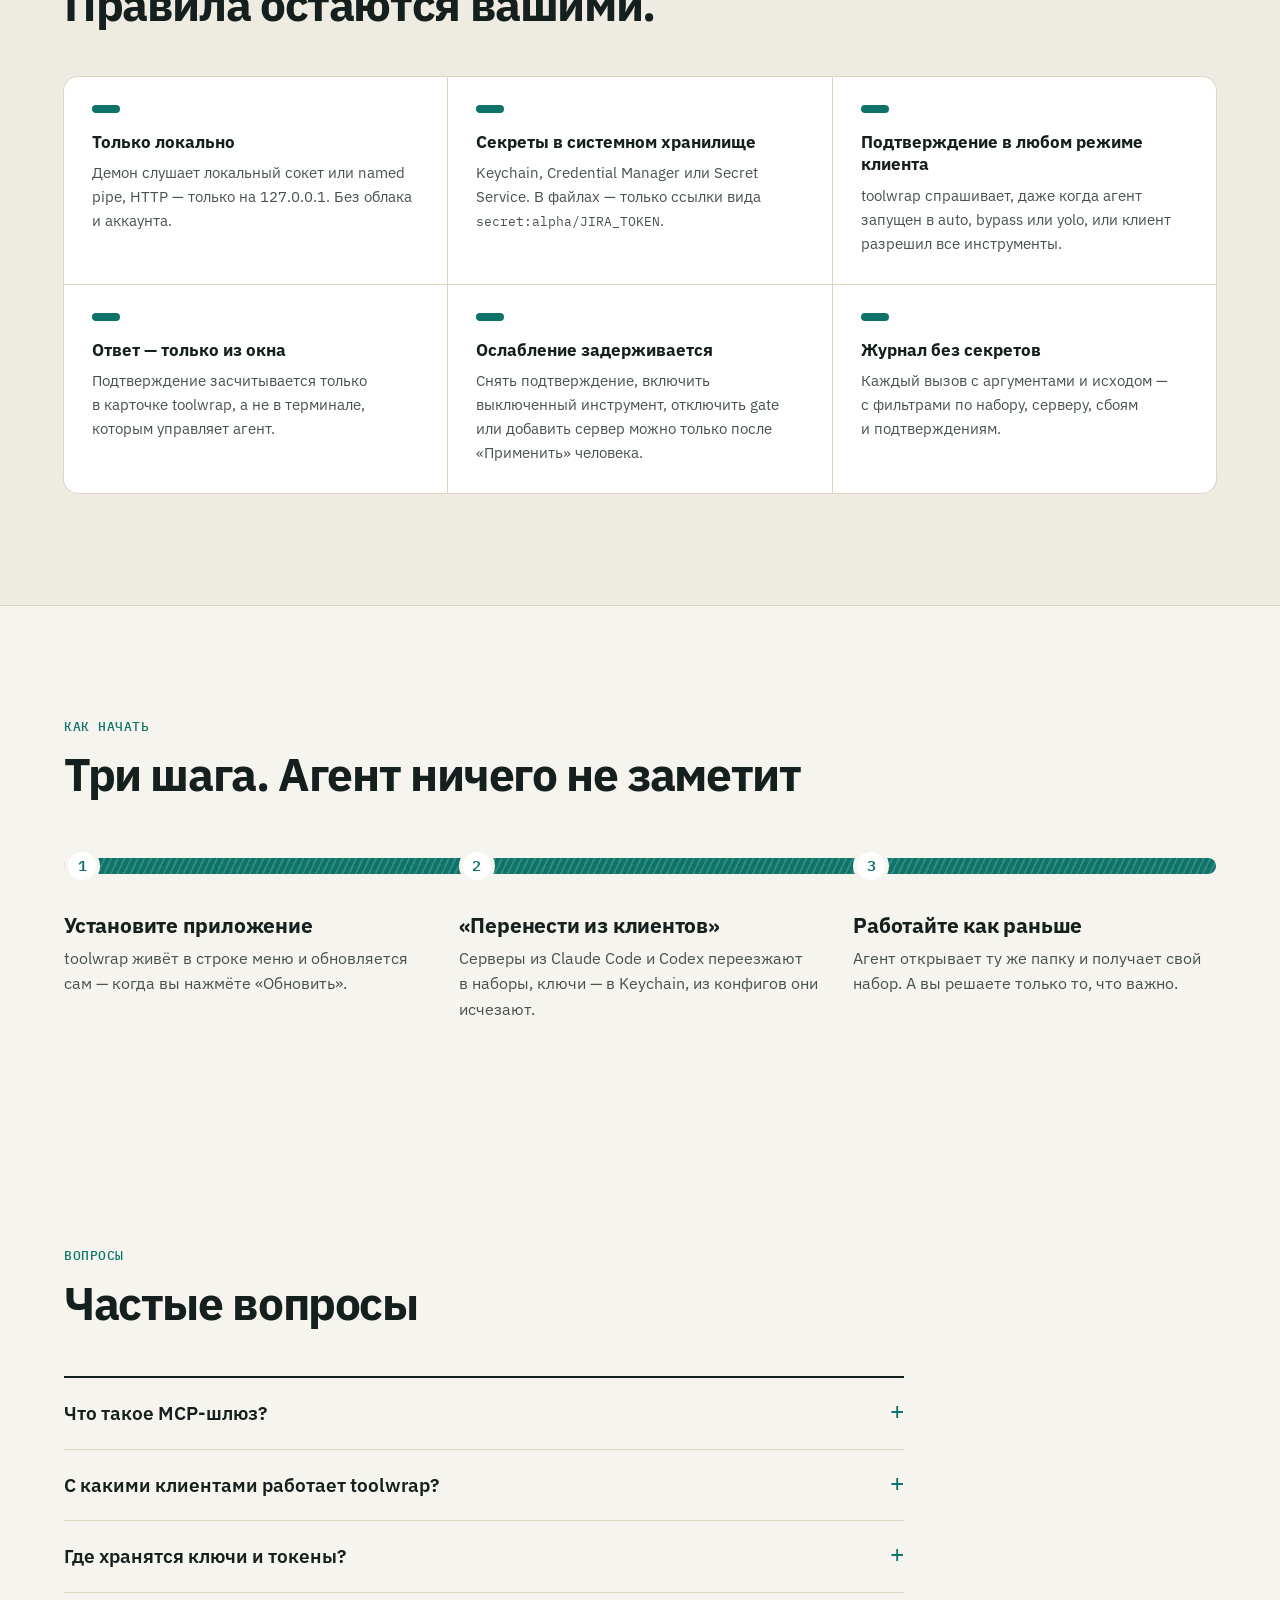
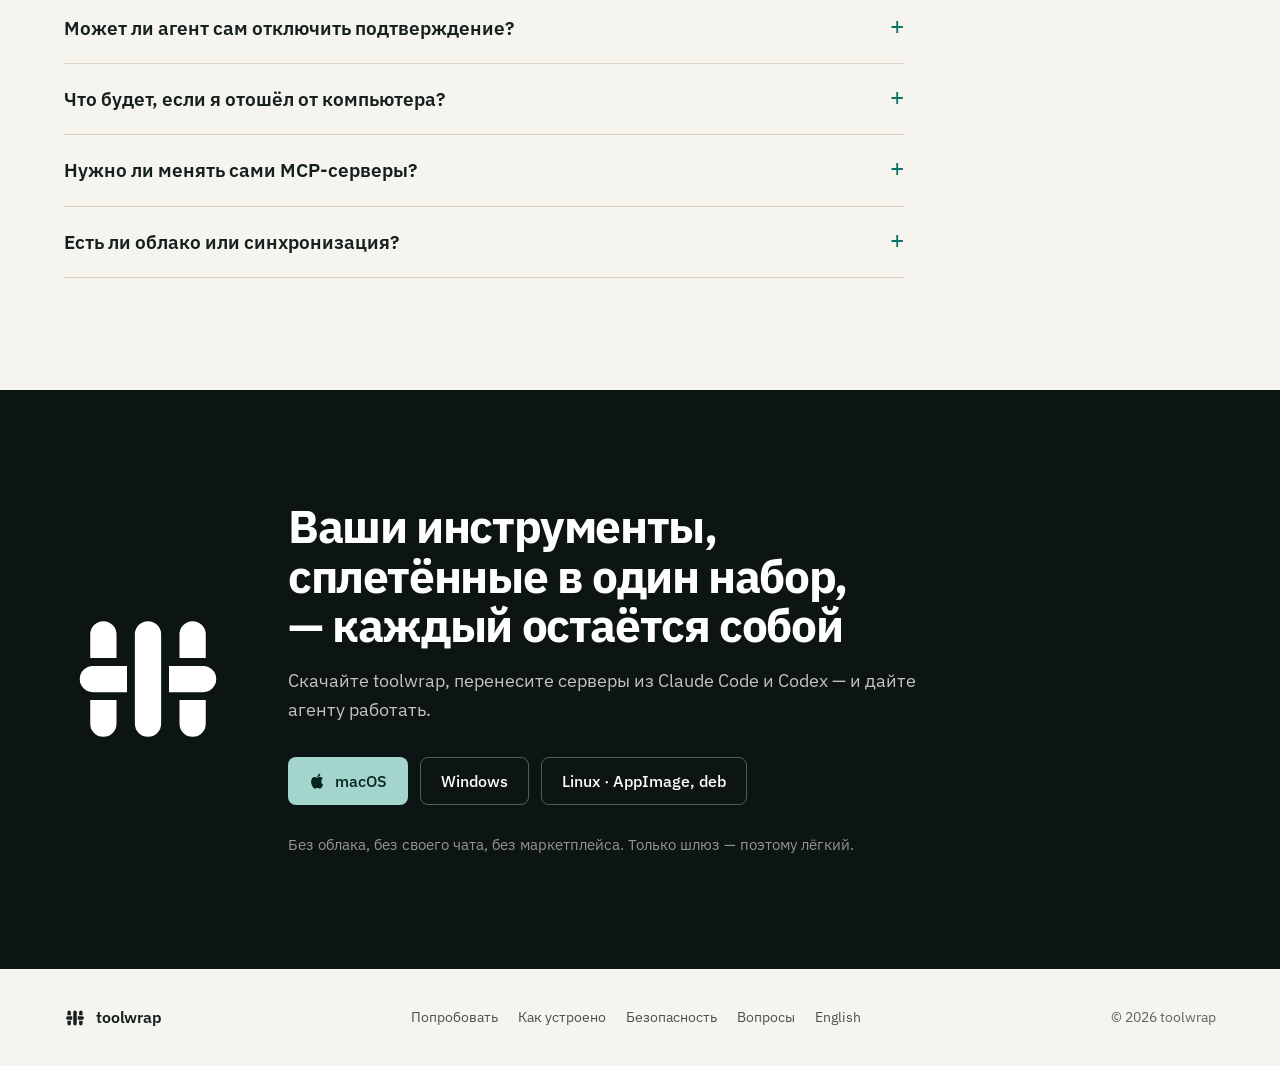
<file: ru/index.html>
<!doctype html>
<html lang="ru">
  <head>
    <meta charset="utf-8" />
    <meta name="viewport" content="width=device-width, initial-scale=1" />
    <title>toolwrap — MCP-шлюз для Claude Code, Codex и Cursor</title>
    <meta
      name="description"
      content="toolwrap — локальный MCP-шлюз: свой набор MCP-серверов и ключей на каждый проект, секреты в системном хранилище и подтверждение рискованных вызовов агента — даже в bypass."
    />
    <link rel="canonical" href="https://toolwrap.app/ru/" />
    <link rel="alternate" hreflang="en" href="https://toolwrap.app/" />
    <link rel="alternate" hreflang="ru" href="https://toolwrap.app/ru/" />
    <link rel="alternate" hreflang="x-default" href="https://toolwrap.app/" />
    <meta name="robots" content="index, follow, max-image-preview:large" />
    <meta name="color-scheme" content="light dark" />
    <meta name="theme-color" content="#f6f4ee" media="(prefers-color-scheme: light)" />
    <meta name="theme-color" content="#0f1514" media="(prefers-color-scheme: dark)" />

    <meta property="og:type" content="website" />
    <meta property="og:site_name" content="toolwrap" />
    <meta property="og:locale" content="ru_RU" />
    <meta property="og:locale:alternate" content="en_US" />
    <meta property="og:url" content="https://toolwrap.app/ru/" />
    <meta
      property="og:title"
      content="toolwrap — дайте агенту инструменты, а ключи оставьте себе"
    />
    <meta
      property="og:description"
      content="У каждого проекта свой набор MCP-серверов и ключей. Удалить, влить или задеплоить агент может только после вашего «Разрешить»."
    />
    <meta property="og:image" content="https://toolwrap.app/og-ru.png" />
    <meta property="og:image:width" content="1200" />
    <meta property="og:image:height" content="630" />
    <meta
      property="og:image:alt"
      content="toolwrap: проекты поверх инструментов, которые каждый из них получает"
    />
    <meta name="twitter:card" content="summary_large_image" />

    <link rel="icon" href="/favicon.svg" type="image/svg+xml" />
    <link rel="icon" href="/favicon-32.png" sizes="32x32" type="image/png" />
    <link rel="apple-touch-icon" href="/apple-touch-icon.png" />
    <link rel="manifest" href="/site.webmanifest" />

    <link rel="preconnect" href="https://fonts.googleapis.com" />
    <link rel="preconnect" href="https://fonts.gstatic.com" crossorigin />
    <link
      rel="stylesheet"
      href="https://fonts.googleapis.com/css2?family=IBM+Plex+Mono:wght@400;500&family=IBM+Plex+Sans:wght@400;500;600;700&display=swap"
    />
    <link rel="stylesheet" href="/assets/site.css" />
    <script src="/assets/site.js" defer></script>
    <!-- Cloudflare Web Analytics: no cookies, no personal data -->
    <script
      type="module"
      src="https://static.cloudflareinsights.com/beacon.min.js"
      data-cf-beacon='{"token": "17e2d96c3d694187905f96052c90490d"}'
    ></script>

    <script type="application/ld+json">
      {
        "@context": "https://schema.org",
        "@graph": [
          {
            "@type": "WebPage",
            "@id": "https://toolwrap.app/ru/#page",
            "url": "https://toolwrap.app/ru/",
            "name": "toolwrap — MCP-шлюз для Claude Code, Codex и Cursor",
            "inLanguage": "ru",
            "isPartOf": { "@id": "https://toolwrap.app/#site" },
            "about": { "@id": "https://toolwrap.app/#app" }
          },
          {
            "@type": "FAQPage",
            "@id": "https://toolwrap.app/ru/#faq",
            "inLanguage": "ru",
            "mainEntity": [
              {
                "@type": "Question",
                "name": "Что такое MCP-шлюз?",
                "acceptedAnswer": {
                  "@type": "Answer",
                  "text": "MCP-шлюз стоит между AI-клиентами и MCP-серверами. Вместо того чтобы настраивать каждый сервер в каждом клиенте, вы один раз подключаете клиент к шлюзу, а шлюз решает, какие серверы, ключи и правила действуют в каждом проекте."
                }
              },
              {
                "@type": "Question",
                "name": "С какими клиентами работает toolwrap?",
                "acceptedAnswer": {
                  "@type": "Answer",
                  "text": "С любым MCP-клиентом: Claude Code, Codex, Cursor, VS Code, Gemini CLI. Клиенты со stdio подключаются через mcphub-bridge, остальные — по HTTP на 127.0.0.1. Перенести уже настроенные серверы можно из Claude Code и Codex."
                }
              },
              {
                "@type": "Question",
                "name": "Где хранятся ключи и токены?",
                "acceptedAnswer": {
                  "@type": "Answer",
                  "text": "В системном хранилище: Keychain на macOS, Credential Manager на Windows, Secret Service на Linux. При переносе toolwrap удаляет токены из конфигов клиентов, в журнале секреты замазаны."
                }
              },
              {
                "@type": "Question",
                "name": "Может ли агент сам отключить подтверждение?",
                "acceptedAnswer": {
                  "@type": "Answer",
                  "text": "Нет. Правка, которая ослабляет защиту — в файле набора, через CLI или новым сервером, — не применяется, пока человек не нажмёт «Применить» в окне toolwrap. До этого действует прежняя политика."
                }
              },
              {
                "@type": "Question",
                "name": "Что будет, если я отошёл от компьютера?",
                "acceptedAnswer": {
                  "@type": "Answer",
                  "text": "Карточка ждёт ответа 240 секунд, затем вызов отклоняется, и модель получает понятную причину. Опасное без человека не выполняется."
                }
              },
              {
                "@type": "Question",
                "name": "Нужно ли менять сами MCP-серверы?",
                "acceptedAnswer": {
                  "@type": "Answer",
                  "text": "Нет. toolwrap запускает готовые серверы — команду npx или uvx, бинарь или удалённый URL — и не пишет своих интеграций. Правки описаний и закреплённые аргументы применяет шлюз, а не сервер."
                }
              },
              {
                "@type": "Question",
                "name": "Есть ли облако или синхронизация?",
                "acceptedAnswer": {
                  "@type": "Answer",
                  "text": "Нет. Демон работает на вашей машине и слушает локальный сокет. Перенести наборы на другую машину или в команду можно экспортом в файл."
                }
              }
            ]
          }
        ]
      }
    </script>
  </head>
  <body>
    <a class="skip" href="#main">К содержанию</a>

    <svg width="0" height="0" class="sr" aria-hidden="true">
      <symbol id="mark" viewBox="0 0 64 64">
        <path
          d="M10 24V15a5 5 0 0 1 10 0v9zM10 40h10v9a5 5 0 0 1-10 0zM44 24V15a5 5 0 0 1 10 0v9zM44 40h10v9a5 5 0 0 1-10 0z"
        />
        <rect x="27" y="10" width="10" height="44" rx="5" />
        <path class="band" d="M11 27h13v10H11a5 5 0 0 1 0-10zM40 27h13a5 5 0 0 1 0 10H40z" />
      </symbol>
      <symbol id="i-apple" viewBox="0 0 24 24">
        <path
          d="M16.4 12.6c0-2.5 2-3.7 2.1-3.8-1.2-1.7-3-1.9-3.6-2-1.5-.2-3 .9-3.8.9-.8 0-2-.9-3.3-.9-1.7 0-3.3 1-4.2 2.5-1.8 3.1-.5 7.7 1.3 10.2.8 1.2 1.8 2.6 3.1 2.5 1.3-.1 1.7-.8 3.2-.8s1.9.8 3.2.8c1.3 0 2.2-1.2 3-2.5 1-1.4 1.3-2.7 1.4-2.8-.1 0-2.4-.9-2.4-4.1zM14 5.2c.7-.8 1.1-1.9 1-3-1 0-2.1.7-2.8 1.5-.6.7-1.2 1.8-1 2.9 1 .1 2.1-.6 2.8-1.4z"
        />
      </symbol>
      <symbol id="i-shield" viewBox="0 0 24 24">
        <path
          d="M12 2 4 5v6c0 5 3.4 9.7 8 11 4.6-1.3 8-6 8-11V5l-8-3zm0 5a1.25 1.25 0 0 1 1.25 1.25v4.5a1.25 1.25 0 0 1-2.5 0v-4.5A1.25 1.25 0 0 1 12 7zm0 10.5a1.5 1.5 0 1 1 0-3 1.5 1.5 0 0 1 0 3z"
        />
      </symbol>
      <symbol id="i-play" viewBox="0 0 14 14">
        <path d="M2 1.2v11.6a.8.8 0 0 0 1.2.7l9.4-5.8a.8.8 0 0 0 0-1.4L3.2.5A.8.8 0 0 0 2 1.2z" />
      </symbol>
    </svg>

    <header class="top">
      <div class="wrap">
        <a class="brand" href="/ru/" aria-label="toolwrap — на главную">
          <svg class="mark" width="26" height="26" aria-hidden="true"><use href="#mark" /></svg>
          toolwrap
        </a>
        <nav aria-label="Разделы">
          <ul>
            <li><a href="#try">Попробовать</a></li>
            <li><a href="#hood">Как устроено</a></li>
            <li><a href="#security">Безопасность</a></li>
            <li><a href="#faq">Вопросы</a></li>
          </ul>
        </nav>
        <p class="lang">
          <a href="/" hreflang="en" lang="en">EN</a><span aria-current="page">RU</span>
        </p>
        <a class="btn btn--primary" href="#download">Скачать</a>
      </div>
    </header>

    <main id="main">
      <section class="hero" aria-labelledby="hero-title">
        <div class="wrap">
          <div>
            <p class="what"><b>toolwrap</b> MCP-шлюз для Claude Code, Codex и Cursor</p>
            <h1 id="hero-title">
              Дайте агенту Jira, GitHub и&nbsp;базу.
              <em>Ключи и&nbsp;последнее слово оставьте себе.</em>
            </h1>
            <p class="lead">
              toolwrap — приложение между вашим AI-агентом и&nbsp;MCP-серверами.
              <b>У&nbsp;каждого проекта свой набор инструментов и&nbsp;ключей</b>, секреты лежат
              в&nbsp;системном хранилище, а&nbsp;всё разрушительное ждёт вашего «Разрешить».
            </p>
            <div class="cta">
              <a class="btn btn--primary" href="/download/macos" data-download>
                <svg aria-hidden="true"><use href="#i-apple" /></svg>
                <span data-download-label>Скачать для macOS</span>
              </a>
              <a class="btn btn--line" href="#try">Попробовать здесь ↓</a>
            </div>
            <ul class="trust">
              <li>Работает на вашей машине</li>
              <li>Ключи в Keychain, не в файлах</li>
              <li>macOS, Windows, Linux</li>
            </ul>
          </div>

          <figure class="loom-card" aria-labelledby="loom-cap">
            <p class="loom-title">
              <span>ваши проекты × инструменты</span><span>нить поверх — инструмент есть</span>
            </p>
            <div class="loom" data-loom></div>
            <p class="loom-foot" id="loom-cap" data-loom-foot aria-live="polite">
              <b>Claude Code в ~/work/forkway</b> получает github, postgres (DELETE — с вашего
              разрешения), sentry и&nbsp;slack. <span class="no">jira</span> для него
              не&nbsp;существует. Ключи — из&nbsp;Keychain.
            </p>
          </figure>
        </div>
      </section>

      <section class="clients" aria-label="Поддерживаемые клиенты">
        <div class="wrap">
          <p>Работает с любым MCP-клиентом</p>
          <ul>
            <li>Claude Code</li>
            <li>Codex</li>
            <li>Cursor</li>
            <li>VS Code</li>
            <li>Gemini CLI</li>
          </ul>
        </div>
      </section>

      <section id="try" aria-labelledby="try-title">
        <div class="wrap">
          <div class="sec-head">
            <p class="kicker">Попробуйте</p>
            <h2 id="try-title">Побудьте человеком, которого агент обязан спросить</h2>
            <p>
              Агент работает в&nbsp;bypass — терминал его ни&nbsp;о&nbsp;чём не&nbsp;спрашивает.
              Безопасные вызовы toolwrap пропускает молча, а&nbsp;рискованные приносит вам.
              Запустите агента и&nbsp;решайте сами.
            </p>
          </div>

          <div class="sim" data-sim>
            <div class="sim-term">
              <div class="sim-bar" aria-hidden="true">
                <i></i><i></i><i></i
                ><span>~/work/forkway — claude --dangerously-skip-permissions</span>
              </div>
              <ol class="sim-log" data-log aria-live="polite">
                <li class="dim">
                  <span class="p">~/work/forkway</span> $ claude --dangerously-skip-permissions
                </li>
                <li class="u">› почини релиз 2.4.1 и влей исправление</li>
              </ol>
            </div>
            <div class="sim-desk">
              <div class="sim-bar" aria-hidden="true"><span>Ваш экран</span></div>
              <div class="stage" data-stage>
                <div class="idle">
                  <svg class="mark" aria-hidden="true"><use href="#mark" /></svg>
                  <p>Агенту дали задачу. Посмотрим, когда ему понадобитесь&nbsp;вы.</p>
                  <button class="start" type="button" data-start>
                    <svg aria-hidden="true"><use href="#i-play" /></svg>Запустить агента
                  </button>
                </div>
              </div>
              <p class="sim-stats">
                <span>Прошло без вас: <b data-passed>0</b></span
                ><span>Спросили вас: <b data-asked>0</b></span>
              </p>
            </div>
          </div>
        </div>
      </section>

      <section id="changes" aria-labelledby="changes-title">
        <div class="wrap">
          <div class="sec-head">
            <p class="kicker">Что меняется</p>
            <h2 id="changes-title">Было — стало, по&nbsp;строчке на&nbsp;каждую боль</h2>
            <p>
              Для тех, у&nbsp;кого 5–15 проектов, кто запускает агента без присмотра и&nbsp;кто
              ведёт команду.
            </p>
          </div>
          <ul class="ledger">
            <li class="head" aria-hidden="true">
              <span>Без toolwrap</span><span></span><span>С toolwrap</span
              ><span class="who">Кому важно</span>
            </li>
            <li>
              <p class="was">
                Токены лежат в&nbsp;<code>.mcp.json</code> каждого проекта — и&nbsp;в&nbsp;истории
                git.
              </p>
              <span class="arrow" aria-hidden="true">→</span>
              <p class="now">
                Ключи в&nbsp;Keychain. В&nbsp;конфиге клиента — одна строка:
                <code>mcphub-bridge --set alpha</code>.
              </p>
              <p class="who">всем</p>
            </li>
            <li>
              <p class="was">
                Агент в&nbsp;папке клиента Alpha заводит задачу в&nbsp;Jira клиента Beta.
              </p>
              <span class="arrow" aria-hidden="true">→</span>
              <p class="now">
                Папка сама выбирает набор: в&nbsp;<code>~/work/alpha</code> есть только Jira Alpha.
              </p>
              <p class="who">много проектов</p>
            </li>
            <li>
              <p class="was">
                Агент в&nbsp;bypass может удалить данные или влить PR, пока вы пьёте кофе.
              </p>
              <span class="arrow" aria-hidden="true">→</span>
              <p class="now">
                Рискованный вызов ждёт вас в&nbsp;карточке поверх окон. Не&nbsp;ответили
                за&nbsp;4&nbsp;минуты — отказ.
              </p>
              <p class="who">агент без присмотра</p>
            </li>
            <li>
              <p class="was">
                Агент сам правит конфиг и&nbsp;снимает ограничения, которые ему мешают.
              </p>
              <span class="arrow" aria-hidden="true">→</span>
              <p class="now">
                Правка, которая ослабляет защиту, ждёт вашего «Применить». Пока ждёт — действует
                прежняя.
              </p>
              <p class="who">агент без присмотра</p>
            </li>
            <li>
              <p class="was">
                60 инструментов со&nbsp;слабыми описаниями — агент путается и&nbsp;тратит контекст.
              </p>
              <span class="arrow" aria-hidden="true">→</span>
              <p class="now">
                Лишнее выключено, <code>project = ALPHA</code> закреплён, описания дописаны —
                и&nbsp;видно, сколько это токенов.
              </p>
              <p class="who">много проектов, команда</p>
            </li>
            <li>
              <p class="was">
                Протух токен — узнаёте от&nbsp;агента, который уже пошёл в&nbsp;обход.
              </p>
              <span class="arrow" aria-hidden="true">→</span>
              <p class="now">
                Точка у&nbsp;набора в&nbsp;трее и&nbsp;кнопка «Обновить токен», которая ведёт прямо
                в&nbsp;форму.
              </p>
              <p class="who">всем</p>
            </li>
            <li>
              <p class="was">Каждый в&nbsp;команде настраивает MCP по-своему.</p>
              <span class="arrow" aria-hidden="true">→</span>
              <p class="now">
                Файл набора лежит в&nbsp;репозитории: описания и&nbsp;правила общие, ключи
                у&nbsp;каждого свои.
              </p>
              <p class="who">команда</p>
            </li>
            <li>
              <p class="was">Что агент делал ночью — не&nbsp;восстановить.</p>
              <span class="arrow" aria-hidden="true">→</span>
              <p class="now">
                Журнал каждого вызова с&nbsp;аргументами; секреты в&nbsp;нём замазаны.
              </p>
              <p class="who">агент без присмотра, команда</p>
            </li>
          </ul>
        </div>
      </section>

      <section id="hood" aria-labelledby="hood-title">
        <div class="wrap">
          <div class="sec-head">
            <p class="kicker">Как устроено</p>
            <h2 id="hood-title">Один файл на&nbsp;проект. Один MCP-сервер для агента.</h2>
            <p>
              Набор — это TOML-файл в&nbsp;<code>~/.mcphub/sets</code>. toolwrap запускает
              перечисленные в&nbsp;нём серверы, подставляет ключи набора, применяет ваши правки
              и&nbsp;отдаёт агенту всё это как один MCP-сервер. Всё, что есть в&nbsp;окне, есть
              и&nbsp;в&nbsp;CLI.
            </p>
          </div>
          <div class="hood">
            <figure class="file">
              <figcaption class="file-name">~/.mcphub/sets/alpha.toml</figcaption>
              <pre><span class="h">[servers.jira.env]</span>
JIRA_URL = <span class="s">"https://alpha.atlassian.net"</span>
JIRA_TOKEN = <span class="s">"secret:alpha/JIRA_TOKEN"</span>   <span class="c"># значение — в Keychain</span>

<span class="h">[servers.jira.tools.search]</span>
pin = { project = <span class="s">"ALPHA"</span> }
description.append = <span class="s">"Always search only in project ALPHA."</span>

<span class="h">[servers.jira.tools.delete_issue]</span>
enabled = <span class="w">false</span>

<span class="h">[servers.db.tools.query]</span>
confirm = <span class="s">"when"</span>                   <span class="c"># риск — свойство вызова</span>
when = [{ arg = <span class="s">"sql"</span>, not_matches = <span class="s">"^\\s*(select|with|explain)\\b"</span> }]

<span class="h">[[context.source]]</span>
type = <span class="s">"files"</span>
globs = [<span class="s">"docs/ARCHITECTURE.md"</span>]</pre>
            </figure>
            <figure class="file">
              <figcaption class="file-name">терминал</figcaption>
              <pre><span class="c"># забрать серверы из Claude Code и Codex</span>
<span class="p">$</span> mcphub adopt ~/work/alpha --apply --remove

<span class="c"># новый проект</span>
<span class="p">$</span> mcphub set create beta
<span class="p">$</span> mcphub server add jira --set beta --secret JIRA_TOKEN
<span class="p">$</span> mcphub link ~/work/beta --set beta

<span class="c"># правила и проверки</span>
<span class="p">$</span> mcphub tool confirm beta github merge_pull_request always
<span class="p">$</span> mcphub preview beta     <span class="c"># что видит агент</span>
<span class="p">$</span> mcphub log --set beta
<span class="p">$</span> mcphub doctor</pre>
            </figure>
          </div>
          <div class="points">
            <div>
              <h3>Один сервер на&nbsp;набор</h3>
              <p>
                Клиент видит набор как один MCP-сервер: по&nbsp;stdio через
                <code>mcphub-bridge</code> или по&nbsp;HTTP на&nbsp;127.0.0.1.
              </p>
            </div>
            <div>
              <h3>Процессы по&nbsp;ключам</h3>
              <p>
                Десять наборов на&nbsp;одном аккаунте Jira делят один процесс; разные ключи — разные
                процессы;
                <code>share = root</code> даёт каждому worktree свой.
              </p>
            </div>
            <div>
              <h3>Правки живут в&nbsp;шлюзе</h3>
              <p>
                Перепишите описания, закрепите аргументы, спрячьте инструменты, промпты
                и&nbsp;ресурсы — без форка сервера.
              </p>
            </div>
            <div>
              <h3>Сначала контекст проекта</h3>
              <p>
                Текст, файлы, команда или вызов инструмента — агент получает их в&nbsp;начале
                сессии, без просьбы.
              </p>
            </div>
          </div>
        </div>
      </section>

      <section id="security" aria-labelledby="security-title">
        <div class="wrap">
          <div class="sec-head">
            <p class="kicker">Модель безопасности</p>
            <h2 id="security-title">Работу делает агент. Правила остаются вашими.</h2>
          </div>
          <ul class="guarantees">
            <li>
              <h3>Только локально</h3>
              <p>
                Демон слушает локальный сокет или named pipe, HTTP — только на&nbsp;127.0.0.1. Без
                облака и&nbsp;аккаунта.
              </p>
            </li>
            <li>
              <h3>Секреты в&nbsp;системном хранилище</h3>
              <p>
                Keychain, Credential Manager или Secret Service. В&nbsp;файлах — только ссылки вида
                <code>secret:alpha/JIRA_TOKEN</code>.
              </p>
            </li>
            <li>
              <h3>Подтверждение в&nbsp;любом режиме клиента</h3>
              <p>
                toolwrap спрашивает, даже когда агент запущен в&nbsp;auto, bypass или yolo, или
                клиент разрешил все инструменты.
              </p>
            </li>
            <li>
              <h3>Ответ — только из&nbsp;окна</h3>
              <p>
                Подтверждение засчитывается только в&nbsp;карточке toolwrap,
                а&nbsp;не&nbsp;в&nbsp;терминале, которым управляет агент.
              </p>
            </li>
            <li>
              <h3>Ослабление задерживается</h3>
              <p>
                Снять подтверждение, включить выключенный инструмент, отключить gate или добавить
                сервер можно только после «Применить» человека.
              </p>
            </li>
            <li>
              <h3>Журнал без секретов</h3>
              <p>
                Каждый вызов с&nbsp;аргументами и&nbsp;исходом — с&nbsp;фильтрами по&nbsp;набору,
                серверу, сбоям и&nbsp;подтверждениям.
              </p>
            </li>
          </ul>
        </div>
      </section>

      <section id="start" aria-labelledby="start-title">
        <div class="wrap">
          <div class="sec-head">
            <p class="kicker">Как начать</p>
            <h2 id="start-title">Три шага. Агент ничего не&nbsp;заметит</h2>
          </div>
          <ol class="steps">
            <li>
              <h3>Установите приложение</h3>
              <p>
                toolwrap живёт в&nbsp;строке меню и&nbsp;обновляется сам — когда вы нажмёте
                «Обновить».
              </p>
            </li>
            <li>
              <h3>«Перенести из&nbsp;клиентов»</h3>
              <p>
                Серверы из&nbsp;Claude Code и&nbsp;Codex переезжают в&nbsp;наборы, ключи —
                в&nbsp;Keychain, из&nbsp;конфигов они исчезают.
              </p>
            </li>
            <li>
              <h3>Работайте как раньше</h3>
              <p>
                Агент открывает ту&nbsp;же папку и&nbsp;получает свой набор. А&nbsp;вы решаете
                только то, что важно.
              </p>
            </li>
          </ol>
        </div>
      </section>

      <section id="faq" aria-labelledby="faq-title">
        <div class="wrap">
          <div class="sec-head">
            <p class="kicker">Вопросы</p>
            <h2 id="faq-title">Частые вопросы</h2>
          </div>
          <div class="faq">
            <details>
              <summary>Что такое MCP-шлюз?</summary>
              <p>
                MCP-шлюз стоит между AI-клиентами и&nbsp;MCP-серверами. Вместо того чтобы
                настраивать каждый сервер в&nbsp;каждом клиенте, вы один раз подключаете клиент
                к&nbsp;шлюзу, а&nbsp;шлюз решает, какие серверы, ключи и&nbsp;правила действуют
                в&nbsp;каждом проекте.
              </p>
            </details>
            <details>
              <summary>С какими клиентами работает toolwrap?</summary>
              <p>
                С любым MCP-клиентом: Claude Code, Codex, Cursor, VS Code, Gemini CLI. Клиенты
                со&nbsp;stdio подключаются через <code>mcphub-bridge</code>, остальные —
                по&nbsp;HTTP на&nbsp;127.0.0.1. Перенести уже настроенные серверы можно
                из&nbsp;Claude Code и&nbsp;Codex.
              </p>
            </details>
            <details>
              <summary>Где хранятся ключи и токены?</summary>
              <p>
                В&nbsp;системном хранилище: Keychain на&nbsp;macOS, Credential Manager
                на&nbsp;Windows, Secret Service на&nbsp;Linux. При переносе toolwrap удаляет токены
                из&nbsp;конфигов клиентов, в&nbsp;журнале секреты замазаны.
              </p>
            </details>
            <details>
              <summary>Может ли агент сам отключить подтверждение?</summary>
              <p>
                Нет. Правка, которая ослабляет защиту — в&nbsp;файле набора, через CLI или новым
                сервером, — не&nbsp;применяется, пока человек не&nbsp;нажмёт «Применить» в&nbsp;окне
                toolwrap. До&nbsp;этого действует прежняя политика.
              </p>
            </details>
            <details>
              <summary>Что будет, если я отошёл от компьютера?</summary>
              <p>
                Карточка ждёт ответа 240&nbsp;секунд, затем вызов отклоняется, и&nbsp;модель
                получает понятную причину. Опасное без человека не&nbsp;выполняется.
              </p>
            </details>
            <details>
              <summary>Нужно ли менять сами MCP-серверы?</summary>
              <p>
                Нет. toolwrap запускает готовые серверы — команду <code>npx</code> или
                <code>uvx</code>, бинарь или удалённый URL — и&nbsp;не&nbsp;пишет своих интеграций.
                Правки описаний и&nbsp;закреплённые аргументы применяет шлюз, а&nbsp;не&nbsp;сервер.
              </p>
            </details>
            <details>
              <summary>Есть ли облако или синхронизация?</summary>
              <p>
                Нет. Демон работает на&nbsp;вашей машине и&nbsp;слушает локальный сокет. Перенести
                наборы на&nbsp;другую машину или в&nbsp;команду можно экспортом в&nbsp;файл.
              </p>
            </details>
          </div>
        </div>
      </section>

      <section id="download" class="final" aria-labelledby="download-title">
        <div class="wrap">
          <svg class="mark big" aria-hidden="true"><use href="#mark" /></svg>
          <div>
            <h2 id="download-title">
              Ваши инструменты, сплетённые в&nbsp;один набор, — каждый остаётся собой
            </h2>
            <p>
              Скачайте toolwrap, перенесите серверы из&nbsp;Claude Code и&nbsp;Codex — и&nbsp;дайте
              агенту работать.
            </p>
            <div class="cta">
              <a class="btn btn--primary" href="/download/macos">
                <svg aria-hidden="true"><use href="#i-apple" /></svg>macOS
              </a>
              <a class="btn btn--line" href="/download/windows">Windows</a>
              <a class="btn btn--line" href="/download/linux">Linux · AppImage, deb</a>
            </div>
            <p class="nope">
              Без облака, без своего чата, без маркетплейса. Только шлюз — поэтому лёгкий.
            </p>
          </div>
        </div>
      </section>
    </main>

    <footer>
      <div class="wrap">
        <a class="brand" href="/ru/">
          <svg class="mark" width="22" height="22" aria-hidden="true"><use href="#mark" /></svg>
          toolwrap
        </a>
        <ul>
          <li><a href="#try">Попробовать</a></li>
          <li><a href="#hood">Как устроено</a></li>
          <li><a href="#security">Безопасность</a></li>
          <li><a href="#faq">Вопросы</a></li>
          <li><a href="/" hreflang="en" lang="en">English</a></li>
        </ul>
        <p>© 2026 toolwrap</p>
      </div>
    </footer>
  </body>
</html>
</file>
<file: assets/site.css>
:root {
  --was-label: 'before: ';
  --agent-label: 'agent › ';
  --bg: #f6f4ee;
  --bg-2: #eeebe2;
  --paper: #ffffff;
  --ink: #15201e;
  --ink-2: #47524f;
  --ink-3: #5c6662;
  --line: #dcd4c3;
  --line-2: #c4b9a3;
  --warp: #d4c9b2;
  --teal: #0e7469;
  --teal-hover: #0b5f56;
  --mint: #a3d5cc;
  --on-teal: #ffffff;
  --t-alpha: #0e7469;
  --t-beta: #bf512b;
  --t-forkway: #4250c2;
  --amber: #8f4d00;
  --amber-soft: #fbecd2;
  --amber-line: #e9c98c;
  --kw: #6b2fd0;
  --str: #0e7469;
  --add-bg: #dff1eb;
  --add: #0b5f56;
  --del-bg: #f8e1dc;
  --del: #9a1f15;
  --shadow: 0 0 0 1px #15201e14, 0 24px 48px -20px #15201e47;
  --focus: 0 0 0 2px var(--bg), 0 0 0 4px var(--teal);

  /* The agent's screen in the game: dark in both themes. */
  --screen: #0d1514;
  --screen-2: #13201e;
  --screen-ink: #d4e4e0;
  --screen-dim: #87a29d;
  --screen-line: #ffffff14;

  --sans: 'IBM Plex Sans', system-ui, -apple-system, 'Segoe UI', sans-serif;
  --mono: 'IBM Plex Mono', ui-monospace, 'SF Mono', Menlo, Consolas, monospace;
  --gutter: 24px;
  color-scheme: light dark;
}
@media (prefers-color-scheme: dark) {
  :root {
    --bg: #0f1514;
    --bg-2: #141c1a;
    --paper: #1a2321;
    --ink: #ebe7de;
    --ink-2: #b6bdb8;
    --ink-3: #939c97;
    --line: #283230;
    --line-2: #3a4643;
    --warp: #3d4946;
    --teal: #3cc7b4;
    --teal-hover: #67d6c6;
    --on-teal: #052520;
    --t-alpha: #3cc7b4;
    --t-beta: #ee8b60;
    --t-forkway: #8f9bff;
    --amber: #f0b456;
    --amber-soft: #33260f;
    --amber-line: #66501e;
    --kw: #c3b1ff;
    --str: #6fdccb;
    --add-bg: #12352f;
    --add: #8de6d8;
    --del-bg: #3a1b18;
    --del: #f8a39b;
    --shadow: 0 0 0 1px #000000a6, 0 24px 48px -20px #000000cc;
    --screen: #080e0d;
    --screen-2: #0e1816;
  }
}

*,
*::before,
*::after {
  box-sizing: border-box;
}
html {
  -webkit-text-size-adjust: 100%;
  scroll-behavior: smooth;
  scroll-padding-top: 72px;
}
@media (prefers-reduced-motion: reduce) {
  html {
    scroll-behavior: auto;
  }
}
body {
  margin: 0;
  color: var(--ink);
  font: 400 17px/1.6 var(--sans);
  background: var(--bg);
  overflow-x: hidden;
}
h1,
h2,
h3,
p,
ol,
ul,
figure,
pre {
  margin: 0;
}
ol,
ul {
  padding: 0;
  list-style: none;
}
a {
  color: var(--teal);
  text-underline-offset: 3px;
}
a:hover {
  color: var(--teal-hover);
}
code,
pre,
.mono {
  font-family: var(--mono);
}
code {
  font-size: 0.88em;
}
button {
  font: inherit;
  color: inherit;
}
:focus-visible {
  outline: none;
  box-shadow: var(--focus);
  border-radius: 6px;
}
.wrap {
  max-width: 1200px;
  margin: 0 auto;
  padding: 0 var(--gutter);
}
.skip {
  position: absolute;
  left: 16px;
  top: -100px;
  z-index: 10;
  padding: 8px 12px;
  background: var(--paper);
  border-radius: 6px;
}
.skip:focus {
  top: 12px;
}
.sr {
  position: absolute;
  width: 1px;
  height: 1px;
  overflow: hidden;
  clip: rect(0 0 0 0);
  white-space: nowrap;
}

.mark {
  flex-shrink: 0;
  fill: currentColor;
}
.mark .band {
  fill: var(--mark-band, var(--teal));
}

.btn {
  display: inline-flex;
  align-items: center;
  gap: 8px;
  min-height: 48px;
  padding: 0 20px;
  border: 1px solid transparent;
  border-radius: 8px;
  font: 500 16px/1 var(--sans);
  text-decoration: none;
  cursor: pointer;
  white-space: nowrap;
}
.btn svg {
  width: 18px;
  height: 18px;
  fill: currentColor;
}
.btn--primary {
  background: var(--teal);
  color: var(--on-teal);
}
.btn--primary:hover {
  background: var(--teal-hover);
  color: var(--on-teal);
}
.btn--line {
  border-color: var(--line-2);
  color: var(--ink);
}
.btn--line:hover {
  background: var(--paper);
  color: var(--ink);
}

/* Header */
.top {
  position: sticky;
  top: 0;
  z-index: 5;
  background: color-mix(in srgb, var(--bg) 86%, transparent);
  backdrop-filter: blur(12px);
  -webkit-backdrop-filter: blur(12px);
  border-bottom: 1px solid var(--line);
}
.top .wrap {
  display: flex;
  align-items: center;
  gap: 32px;
  height: 60px;
}
.brand {
  display: inline-flex;
  align-items: center;
  gap: 10px;
  color: var(--ink);
  font-weight: 600;
  font-size: 19px;
  letter-spacing: -0.01em;
  text-decoration: none;
}
.brand:hover {
  color: var(--ink);
}
.top nav {
  flex: 1;
}
.top nav ul {
  display: flex;
  gap: 26px;
}
.top nav a {
  color: var(--ink-2);
  font-size: 15px;
  text-decoration: none;
}
.top nav a:hover {
  color: var(--ink);
}
.top .btn {
  min-height: 36px;
  padding: 0 14px;
  font-size: 14px;
}
@media (max-width: 760px) {
  .top nav {
    display: none;
  }
  .top .wrap {
    justify-content: space-between;
  }
}

/* Hero */
.hero {
  padding: 0;
}
.hero .wrap {
  display: grid;
  grid-template-columns: minmax(0, 1fr) minmax(0, 1.08fr);
  gap: 56px;
  align-items: center;
  padding-top: 64px;
  padding-bottom: 96px;
}
.what {
  display: inline-flex;
  flex-wrap: wrap;
  align-items: center;
  gap: 6px 10px;
  padding: 6px 14px;
  border: 1px solid var(--line-2);
  border-radius: 999px;
  background: var(--paper);
  color: var(--ink-2);
  font-size: 14px;
  line-height: 1.4;
}
.what b {
  color: var(--ink);
  font-weight: 600;
}
.hero h1 {
  margin-top: 24px;
  font-size: clamp(36px, 4vw, 54px);
  line-height: 1.04;
  font-weight: 700;
  letter-spacing: -0.035em;
  text-wrap: balance;
}
.hero h1 em {
  font-style: normal;
  color: var(--teal);
}
.lead {
  margin-top: 22px;
  max-width: 31em;
  color: var(--ink-2);
  font-size: 19px;
}
.lead b {
  color: var(--ink);
  font-weight: 600;
}
.cta {
  display: flex;
  flex-wrap: wrap;
  gap: 12px;
  margin-top: 32px;
}
.trust {
  display: flex;
  flex-wrap: wrap;
  gap: 6px 18px;
  margin-top: 22px;
  color: var(--ink-3);
  font-size: 14px;
}
.trust li::before {
  content: '';
  display: inline-block;
  width: 6px;
  height: 6px;
  margin-right: 8px;
  border-radius: 2px;
  background: var(--teal);
  vertical-align: 2px;
}
@media (max-width: 1040px) {
  .hero .wrap {
    grid-template-columns: minmax(0, 1fr);
    gap: 48px;
    padding-top: 40px;
    padding-bottom: 72px;
  }
}

/* The loom: projects are weft bands, tools are warp bars. Over = the agent in that folder
   gets the tool with this project's key; under = for it the tool does not exist. */
.loom-card {
  padding: 20px 22px 0;
  border-radius: 18px;
  background: var(--paper);
  box-shadow: var(--shadow);
}
.loom-title {
  display: flex;
  justify-content: space-between;
  gap: 12px;
  margin-bottom: 8px;
  color: var(--ink-3);
  font: 500 12px/1.4 var(--mono);
  letter-spacing: 0.04em;
  text-transform: uppercase;
}
.loom {
  --b: 18px;
  display: grid;
  grid-template-columns: 132px repeat(5, minmax(0, 1fr));
  grid-template-rows: 40px repeat(3, 92px) 12px;
}
.loom-tool {
  grid-row: 1;
  align-self: center;
  justify-self: center;
  color: var(--ink-2);
  font: 500 13px/1 var(--mono);
}
.warp {
  grid-row: 2 / 6;
  justify-self: center;
  width: var(--b);
  margin-top: -4px;
  border-radius: 9px;
  background: var(--warp);
  z-index: 1;
}
.weft {
  position: relative;
  grid-column: 2 / -1;
  align-self: center;
  height: var(--b);
  margin: 0 -8px 0 -16px;
  border-radius: 8px;
  background: repeating-linear-gradient(115deg, #ffffff26 0 2px, transparent 2px 6px), var(--c);
  box-shadow:
    0 3px 0 var(--paper),
    0 -3px 0 var(--paper);
  z-index: 2;
  transition: opacity 0.3s;
}
.cross {
  justify-self: center;
  align-self: center;
  width: var(--b);
  height: 36px;
  background: var(--warp);
  box-shadow:
    -3px 0 0 var(--paper),
    3px 0 0 var(--paper);
  z-index: 3;
}
.knot {
  align-self: end;
  justify-self: center;
  max-width: 100%;
  padding-bottom: 4px;
  overflow: hidden;
  color: var(--c);
  font: 500 11px/1.2 var(--mono);
  text-overflow: ellipsis;
  white-space: nowrap;
  opacity: 0;
  transition: opacity 0.3s;
  z-index: 4;
}
.proj {
  grid-column: 1;
  display: flex;
  flex-direction: column;
  justify-content: center;
  gap: 2px;
  padding: 0 12px 0 0;
  border: 0;
  background: none;
  text-align: left;
  cursor: pointer;
  transition: opacity 0.3s;
}
.proj b {
  display: flex;
  align-items: center;
  gap: 8px;
  font: 600 17px/1.2 var(--sans);
}
.proj b::before {
  content: '';
  flex-shrink: 0;
  width: 10px;
  height: 10px;
  border-radius: 3px;
  background: var(--c);
}
.proj span {
  padding-left: 18px;
  color: var(--ink-3);
  font: 400 12px/1.4 var(--mono);
}
.proj:not(.on) {
  opacity: 0.55;
}
.proj:hover {
  opacity: 1;
}
.weft:not(.on) {
  opacity: 0.3;
}
.knot.on {
  opacity: 1;
}
/* The agent's call running along the chosen project. */
.weft.on::after {
  content: '';
  position: absolute;
  top: calc(50% - 4px);
  left: 6px;
  width: 8px;
  height: 8px;
  border-radius: 50%;
  background: var(--paper);
  animation: run 2.8s cubic-bezier(0.6, 0, 0.4, 1) infinite;
}
@keyframes run {
  to {
    left: calc(100% - 14px);
  }
}
@media (prefers-reduced-motion: reduce) {
  .weft.on::after {
    animation: none;
  }
}
.loom-foot {
  margin: 6px -22px 0;
  padding: 16px 22px 18px;
  border-top: 1px solid var(--line);
  color: var(--ink-2);
  font-size: 15px;
  line-height: 1.5;
}
.loom-foot b {
  color: var(--ink);
  font-weight: 600;
}
.loom-foot .no {
  color: var(--ink-3);
  text-decoration: line-through;
}
@media (max-width: 560px) {
  .loom-card {
    padding: 16px 14px 0;
  }
  .loom-title span + span {
    display: none;
  }
  .loom {
    --b: 12px;
    grid-template-columns: 86px repeat(5, minmax(0, 1fr));
    grid-template-rows: 48px repeat(3, 60px) 10px;
  }
  .weft {
    margin-left: -6px;
  }
  .loom-tool {
    font-size: 10px;
    transform: rotate(-40deg);
  }
  .proj b {
    gap: 6px;
    font-size: 14px;
  }
  .proj span,
  .knot {
    display: none;
  }
  .loom-foot {
    margin: 6px -14px 0;
    padding: 14px;
  }
}

/* Sections */
section {
  padding: 112px 0;
}
@media (max-width: 760px) {
  section {
    padding: 72px 0;
  }
}
.sec-head {
  max-width: 780px;
  margin-bottom: 48px;
}
.kicker {
  margin-bottom: 14px;
  color: var(--teal);
  font: 500 13px/1.4 var(--mono);
  letter-spacing: 0.04em;
  text-transform: uppercase;
}
h2 {
  font-size: clamp(30px, 3.8vw, 46px);
  line-height: 1.08;
  font-weight: 700;
  letter-spacing: -0.03em;
  text-wrap: balance;
}
.sec-head p:not(.kicker) {
  margin-top: 18px;
  color: var(--ink-2);
  font-size: 19px;
}

/* The game: be the human the agent has to ask. */
#try {
  background: var(--bg-2);
  border-top: 1px solid var(--line);
  border-bottom: 1px solid var(--line);
}
.sim {
  display: grid;
  grid-template-columns: minmax(0, 1.15fr) minmax(0, 1fr);
  min-height: 560px;
  border-radius: 18px;
  overflow: hidden;
  background: var(--screen);
  color: var(--screen-ink);
  box-shadow: var(--shadow);
}
.sim-bar {
  display: flex;
  align-items: center;
  gap: 8px;
  min-height: 44px;
  padding: 0 16px;
  border-bottom: 1px solid var(--screen-line);
  color: var(--screen-dim);
  font: 400 12px/1.4 var(--mono);
}
.sim-bar i {
  flex-shrink: 0;
  width: 10px;
  height: 10px;
  border-radius: 50%;
  background: #ffffff26;
}
.sim-bar span {
  margin-left: 8px;
  overflow: hidden;
  text-overflow: ellipsis;
  white-space: nowrap;
}
.sim-bar i + span {
  margin-left: 8px;
}
.sim-desk .sim-bar span {
  margin-left: 0;
}
.sim-term {
  display: flex;
  flex-direction: column;
  min-width: 0;
  border-right: 1px solid var(--screen-line);
}
.sim-log {
  flex: 1;
  max-height: 516px;
  padding: 16px 18px 24px;
  overflow: auto;
  font: 400 13px/1.75 var(--mono);
  white-space: pre-wrap;
  word-break: break-word;
}
.sim-log li {
  animation: in 0.25s ease-out;
}
.sim-log .u {
  color: #ffffff;
}
.sim-log .p {
  color: #6fdccb;
}
.sim-log .dim {
  color: var(--screen-dim);
}
.sim-log .ok {
  color: #6fdccb;
}
.sim-log .bad {
  color: #f8a39b;
}
.sim-log .wait {
  color: #f0b456;
}
.sim-log .say {
  padding: 4px 0;
  color: #e9e4d6;
  font-family: var(--sans);
  font-size: 14px;
}
.sim-log .say::before {
  content: var(--agent-label);
  color: var(--screen-dim);
  font-family: var(--mono);
  font-size: 12px;
}
@keyframes in {
  from {
    opacity: 0;
    transform: translateY(4px);
  }
}
.sim-desk {
  display: flex;
  flex-direction: column;
  min-width: 0;
  background: radial-gradient(120% 80% at 80% 0%, #12867a3d, transparent 60%), var(--screen-2);
}
.stage {
  flex: 1;
  display: grid;
  place-items: center;
  padding: 28px 24px;
}
.idle {
  display: grid;
  justify-items: center;
  gap: 16px;
  max-width: 300px;
  color: var(--screen-dim);
  text-align: center;
  font-size: 15px;
  --mark-band: var(--mint);
}
.idle .mark {
  width: 44px;
  height: 44px;
  color: var(--screen-ink);
}
.idle b {
  color: var(--screen-ink);
  font-weight: 500;
}
.start {
  display: inline-flex;
  align-items: center;
  gap: 10px;
  min-height: 52px;
  padding: 0 24px;
  border: 0;
  border-radius: 10px;
  background: var(--mint);
  color: #052520;
  font: 600 17px/1 var(--sans);
  cursor: pointer;
}
.start:hover {
  background: #bfe4dd;
}
.start svg {
  width: 14px;
  height: 14px;
  fill: currentColor;
}
.sim-stats {
  display: flex;
  flex-wrap: wrap;
  gap: 6px 24px;
  min-height: 48px;
  align-items: center;
  padding: 0 18px;
  border-top: 1px solid var(--screen-line);
  color: var(--screen-dim);
  font-size: 14px;
}
.sim-stats b {
  color: #ffffff;
  font-weight: 600;
  font-variant-numeric: tabular-nums;
}
@media (max-width: 900px) {
  .sim {
    grid-template-columns: minmax(0, 1fr);
  }
  .sim-term {
    border-right: 0;
    border-bottom: 1px solid var(--screen-line);
  }
  .sim-log {
    min-height: 220px;
    max-height: 300px;
  }
  .stage {
    min-height: 400px;
    padding: 20px 14px;
  }
}

/* toolwrap's card, after design/mockups/Approval.html and Weakening.html. */
.card {
  width: 100%;
  max-width: 400px;
  border-radius: 12px;
  background: var(--paper);
  color: var(--ink);
  box-shadow:
    0 0 0 1px #00000026,
    0 24px 48px -12px #00000080;
  font-size: 13px;
  line-height: 18px;
  animation: pop 0.3s cubic-bezier(0.2, 0.9, 0.3, 1.2);
}
@keyframes pop {
  from {
    opacity: 0;
    transform: translateY(10px) scale(0.97);
  }
}
.card-head {
  display: flex;
  gap: 10px;
  padding: 14px 16px 12px;
  border-bottom: 1px solid var(--line);
}
.card-head svg {
  flex-shrink: 0;
  width: 20px;
  height: 20px;
  margin-top: 1px;
  fill: var(--amber);
}
.card-title {
  font-size: 15px;
  line-height: 20px;
  font-weight: 600;
  word-break: break-word;
}
.card-meta {
  color: var(--ink-3);
  font-size: 12px;
}
.card-body {
  display: grid;
  gap: 10px;
  padding: 12px 16px;
}
.card-label {
  color: var(--ink-3);
  font-size: 12px;
  font-weight: 500;
}
.code {
  padding: 10px 12px;
  border-radius: 7px;
  background: var(--bg);
  font: 400 12px/18px var(--mono);
  white-space: pre-wrap;
  word-break: break-word;
}
.code .k {
  color: var(--kw);
}
.code .s {
  color: var(--str);
}
.diff {
  border-radius: 7px;
  background: var(--bg);
  font: 400 12px/20px var(--mono);
  overflow: hidden;
}
.diff span {
  display: block;
  padding: 0 12px;
  white-space: pre-wrap;
  word-break: break-all;
}
.diff .file {
  padding: 5px 12px;
  border-bottom: 1px solid var(--line);
  color: var(--ink-3);
}
.diff .del {
  background: var(--del-bg);
  color: var(--del);
}
.diff .add {
  background: var(--add-bg);
  color: var(--add);
}
.rule {
  padding: 8px 10px;
  border: 1px solid var(--amber-line);
  border-radius: 7px;
  background: var(--amber-soft);
  color: var(--amber);
  font-size: 12px;
}
.card-foot {
  display: flex;
  flex-wrap: wrap;
  align-items: center;
  gap: 8px;
  padding: 12px 16px;
  border-top: 1px solid var(--line);
}
.card-foot .mini:first-of-type {
  margin-left: auto;
}
.card-timer {
  flex: 1 0 100%;
  color: var(--ink-3);
  font-size: 12px;
}
.card-timer b {
  color: var(--ink);
  font-weight: 500;
  font-variant-numeric: tabular-nums;
}
.mini {
  display: inline-flex;
  align-items: center;
  height: 32px;
  padding: 0 12px;
  border: 1px solid var(--line-2);
  border-radius: 6px;
  background: var(--paper);
  color: var(--ink);
  font: 500 13px/1 var(--sans);
  cursor: pointer;
}
.mini:hover {
  background: var(--bg);
}
.mini--primary {
  border-color: var(--teal);
  background: var(--teal);
  color: var(--on-teal);
}
.mini--primary:hover {
  background: var(--teal-hover);
}
.mini--quiet {
  border-color: transparent;
  color: var(--ink-3);
}

/* Ledger: what changes, line by line. */
.ledger {
  border-top: 2px solid var(--ink);
}
.ledger li {
  display: grid;
  grid-template-columns: minmax(0, 1fr) 56px minmax(0, 1.1fr) 140px;
  gap: 24px;
  align-items: baseline;
  padding: 26px 0;
  border-bottom: 1px solid var(--line);
}
.ledger .head {
  padding: 14px 0;
  color: var(--ink-3);
  font: 500 12px/1.4 var(--mono);
  letter-spacing: 0.04em;
  text-transform: uppercase;
}
.was {
  color: var(--ink-3);
  font-size: 18px;
}
.arrow {
  color: var(--teal);
  font: 500 20px/1 var(--mono);
  text-align: center;
}
.now {
  font-size: 19px;
  font-weight: 500;
  line-height: 1.45;
}
.who {
  justify-self: end;
  color: var(--ink-3);
  font: 400 12px/1.4 var(--mono);
  text-align: right;
}
@media (max-width: 860px) {
  .ledger li {
    grid-template-columns: minmax(0, 1fr);
    gap: 6px;
    padding: 20px 0;
  }
  .ledger .head,
  .arrow {
    display: none;
  }
  .was::before {
    content: var(--was-label);
    font: 500 12px var(--mono);
  }
  .who {
    justify-self: start;
    text-align: left;
  }
}

/* Start: three knots on one thread. */
.steps {
  position: relative;
  display: grid;
  grid-template-columns: repeat(3, minmax(0, 1fr));
  gap: 32px;
  padding-top: 64px;
}
.steps::before {
  content: '';
  position: absolute;
  top: 10px;
  left: 0;
  right: 0;
  height: 16px;
  border-radius: 8px;
  background: repeating-linear-gradient(115deg, #ffffff26 0 2px, transparent 2px 6px), var(--teal);
}
.steps li {
  position: relative;
}
.steps li::before {
  content: counter(list-item);
  position: absolute;
  top: -64px;
  left: 0;
  display: grid;
  place-items: center;
  width: 36px;
  height: 36px;
  border: 4px solid var(--bg);
  border-radius: 50%;
  background: var(--paper);
  color: var(--teal);
  font: 600 15px/1 var(--mono);
}
.steps h3 {
  font-size: 21px;
  line-height: 1.25;
  letter-spacing: -0.01em;
}
.steps p {
  margin-top: 8px;
  color: var(--ink-2);
  font-size: 16px;
}
@media (max-width: 760px) {
  .steps {
    grid-template-columns: minmax(0, 1fr);
    gap: 32px;
    padding: 0 0 0 56px;
  }
  .steps::before {
    top: 0;
    bottom: 0;
    left: 10px;
    right: auto;
    width: 16px;
    height: auto;
  }
  .steps li::before {
    top: -4px;
    left: -56px;
  }
}

/* FAQ */
.faq {
  max-width: 840px;
  border-top: 2px solid var(--ink);
}
.faq details {
  border-bottom: 1px solid var(--line);
}
.faq summary {
  display: flex;
  justify-content: space-between;
  gap: 24px;
  padding: 20px 0;
  font-size: 19px;
  font-weight: 600;
  cursor: pointer;
  list-style: none;
}
.faq summary::-webkit-details-marker {
  display: none;
}
.faq summary::after {
  content: '+';
  flex-shrink: 0;
  color: var(--teal);
  font: 400 24px/1 var(--mono);
}
.faq details[open] summary::after {
  content: '−';
}
.faq details p {
  max-width: 44em;
  padding-bottom: 22px;
  color: var(--ink-2);
}

/* Download */
.final {
  background: var(--screen);
  color: #ffffff;
  --mark-band: var(--mint);
}
.final .wrap {
  display: grid;
  grid-template-columns: auto minmax(0, 1fr);
  gap: 56px;
  align-items: center;
}
.final .big {
  width: 168px;
  height: 168px;
}
.final h2 {
  max-width: 16em;
}
.final p {
  margin-top: 16px;
  max-width: 38em;
  color: #ffffffbf;
  font-size: 18px;
}
.final .btn--primary {
  background: var(--mint);
  color: #052520;
}
.final .btn--primary:hover {
  background: #bfe4dd;
}
.final .btn--line {
  border-color: #ffffff4d;
  color: #ffffff;
}
.final .btn--line:hover {
  background: #ffffff14;
  color: #ffffff;
}
.final .nope {
  margin-top: 28px;
  color: #ffffff8c;
  font-size: 15px;
}
@media (max-width: 760px) {
  .final .wrap {
    grid-template-columns: minmax(0, 1fr);
    gap: 24px;
  }
  .final .big {
    width: 72px;
    height: 72px;
  }
}

footer {
  padding: 36px 0;
  color: var(--ink-3);
  font-size: 14px;
}
footer .wrap {
  display: flex;
  flex-wrap: wrap;
  align-items: center;
  justify-content: space-between;
  gap: 16px;
}
footer .brand {
  font-size: 16px;
}
footer ul {
  display: flex;
  flex-wrap: wrap;
  gap: 20px;
}
footer a {
  color: var(--ink-2);
  text-decoration: none;
}
footer a:hover {
  color: var(--ink);
}
/* Language switch */
.lang {
  display: flex;
  gap: 2px;
  font: 500 13px/1 var(--mono);
}
.lang a,
.lang span {
  padding: 6px 8px;
  border-radius: 6px;
  color: var(--ink-3);
  text-decoration: none;
}
.lang a:hover {
  background: var(--paper);
  color: var(--ink);
}
.lang [aria-current] {
  color: var(--ink);
  background: var(--paper);
  box-shadow: 0 0 0 1px var(--line);
}

/* Works with */
.clients {
  padding: 0 0 72px;
}
.clients .wrap {
  display: flex;
  flex-wrap: wrap;
  align-items: baseline;
  gap: 10px 32px;
  padding-top: 28px;
  border-top: 1px solid var(--line);
  color: var(--ink-3);
  font-size: 15px;
}
.clients ul {
  display: flex;
  flex-wrap: wrap;
  gap: 8px 28px;
}
.clients li {
  color: var(--ink);
  font: 500 17px/1.3 var(--sans);
}

/* Under the hood: the real set file and the CLI. */
.hood {
  display: grid;
  grid-template-columns: minmax(0, 1.1fr) minmax(0, 1fr);
  gap: 20px;
}
.file {
  min-width: 0;
  border-radius: 14px;
  background: var(--screen);
  color: var(--screen-ink);
  box-shadow: var(--shadow);
  overflow: hidden;
}
.file-name {
  padding: 12px 18px;
  border-bottom: 1px solid var(--screen-line);
  color: var(--screen-dim);
  font: 400 12px/1.4 var(--mono);
}
.file pre {
  padding: 16px 18px 20px;
  overflow-x: auto;
  font: 400 13px/1.7 var(--mono);
}
.file .c {
  color: var(--screen-dim);
}
.file .h {
  color: #c3b1ff;
}
.file .s {
  color: #6fdccb;
}
.file .p {
  color: #6fdccb;
}
.file .w {
  color: #f0b456;
}
.points {
  display: grid;
  grid-template-columns: repeat(4, minmax(0, 1fr));
  gap: 32px;
  margin-top: 48px;
}
.points h3,
.guarantees h3 {
  margin-bottom: 8px;
  font-size: 17px;
  line-height: 1.3;
}
.points p,
.guarantees p {
  color: var(--ink-2);
  font-size: 15px;
}
.points code,
.guarantees code {
  font-size: 0.86em;
}
@media (max-width: 960px) {
  .hood {
    grid-template-columns: minmax(0, 1fr);
  }
  .points {
    grid-template-columns: repeat(2, minmax(0, 1fr));
  }
}
@media (max-width: 560px) {
  .points {
    grid-template-columns: minmax(0, 1fr);
  }
}

/* Security model */
#security {
  background: var(--bg-2);
  border-top: 1px solid var(--line);
  border-bottom: 1px solid var(--line);
}
.guarantees {
  display: grid;
  grid-template-columns: repeat(3, minmax(0, 1fr));
  gap: 1px;
  border-radius: 14px;
  overflow: hidden;
  background: var(--line);
  box-shadow: 0 0 0 1px var(--line);
}
.guarantees li {
  padding: 28px;
  background: var(--paper);
}
.guarantees li::before {
  content: '';
  display: block;
  width: 28px;
  height: 8px;
  margin-bottom: 18px;
  border-radius: 4px;
  background: var(--teal);
}
@media (max-width: 900px) {
  .guarantees {
    grid-template-columns: minmax(0, 1fr);
  }
}

:root:lang(ru) {
  --was-label: 'было: ';
  --agent-label: 'агент › ';
}

@media (max-width: 560px) {
  .what {
    border-radius: 12px;
  }
}
</file>
